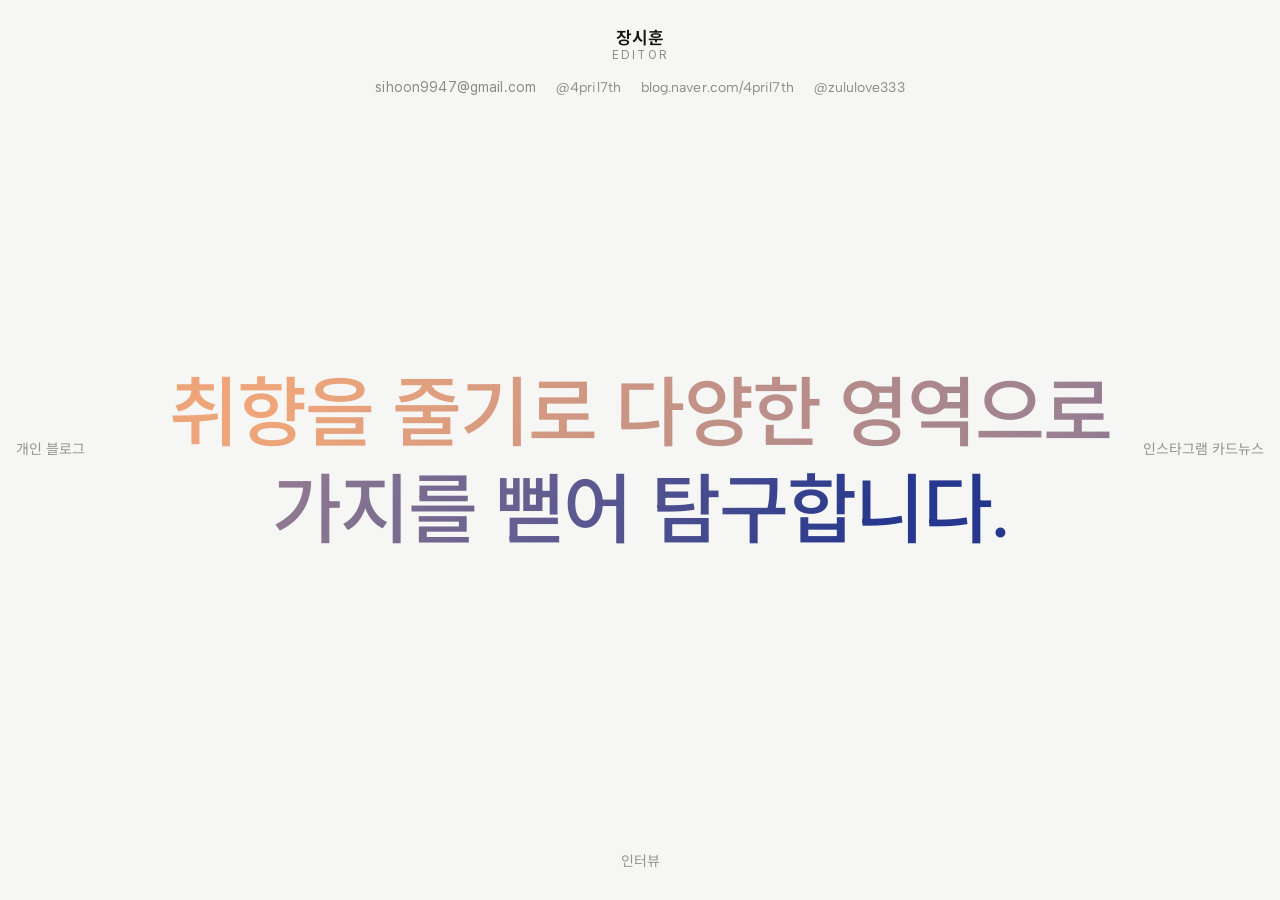
<file: index.html>
<!doctype html>
<html lang="ko">
<head>
<meta charset="utf-8">
<meta name="viewport" content="width=device-width, initial-scale=1, viewport-fit=cover">
<title>에디터 포트폴리오</title>
<meta name="description" content="에디터 지망생 장시훈의 포트폴리오. 블로그, 인스타그램 캐러셀, 에세이.">
<link rel="preconnect" href="https://fonts.googleapis.com">
<link rel="preconnect" href="https://fonts.gstatic.com" crossorigin>
<link rel="stylesheet" href="https://fonts.googleapis.com/css2?family=Albert+Sans:wght@400;500;600&family=Noto+Sans+KR:wght@400;500;600&display=swap">
<link rel="stylesheet" href="css/style.css">
</head>
<body>

<!-- 화면 구성: 세로로 길게 내려가지 않는 한 화면.
     가운데가 첫 화면(소개). 커서를 화면 왼쪽 15% 쪽으로 가져가면 01 개인 블로그가, 오른쪽 15% 쪽으로 가져가면 02 인스타그램 카드뉴스가
     옆으로 밀려 들어오고, 아래쪽 15%(또는 휠을 아래로)면 인터뷰 화면이 아래에서 올라온다(js/pager.js).
     블로그·카드뉴스 화면에는 3D 카드 고리만 둔다(js/stack-3d.js) -->
<header class="pager-head">
  <a class="mark" href="#about"><b>장시훈</b><span>EDITOR</span></a>
</header>

<main class="pager" id="top">
 <div class="world">
  <div class="track">

    <!-- 01 블로그 (왼쪽 화면) -->
    <section class="page page-stage" id="blog" aria-label="01 개인 블로그">
      <div class="stage3d">
        <div class="scene" tabindex="0" aria-label="블로그 글 카드 묶음. 좌우 화살표로 넘기고 Enter로 엽니다">
          <div class="stack">
          <!-- 블로그 글 카드는 scripts/update-blog.mjs가 data/blog.json으로 자동으로 다시 만든다. 아래 표시 사이를 직접 고치지 말 것 -->
          <!-- blog:cards:start -->
          <a class="c3 post3d" href="https://blog.naver.com/4pril7th/224494101501" target="_blank" rel="noopener" data-title="곧 브뤼셀을 떠나는 사람이 두서없이 쓰는 글" data-meta="2026.11.27 · 내 생각">
            <div class="face"><div class="meta"><span class="dot">2026.11.27</span><span class="cat">내 생각</span></div><span></span><p class="t">곧 브뤼셀을 떠나는 사람이 두서없이 쓰는 글</p><div class="bottom"><span class="new">새 글</span><span aria-hidden="true">↗</span></div></div>
            <span class="tag">글 읽기 ↗</span>
          </a>
          <a class="c3 post3d" href="https://blog.naver.com/4pril7th/224485273620" target="_blank" rel="noopener" data-title="취향 타령." data-meta="2026.11.20 · 내 생각">
            <div class="face"><div class="meta"><span class="dot">2026.11.20</span><span class="cat">내 생각</span></div><span></span><p class="t">취향 타령.</p><div class="bottom"><span></span><span aria-hidden="true">↗</span></div></div>
            <span class="tag">글 읽기 ↗</span>
          </a>
          <a class="c3 post3d" href="https://blog.naver.com/4pril7th/224482918481" target="_blank" rel="noopener" data-title="가능한 사랑(Possible Love)를 보고 난 후" data-meta="2026.11.19 · 내 생각">
            <div class="face"><div class="meta"><span class="dot">2026.11.19</span><span class="cat">내 생각</span></div><span></span><p class="t">가능한 사랑(Possible Love)를 보고 난 후</p><div class="bottom"><span></span><span aria-hidden="true">↗</span></div></div>
            <span class="tag">글 읽기 ↗</span>
          </a>
          <a class="c3 post3d" href="https://blog.naver.com/4pril7th/224477552498" target="_blank" rel="noopener" data-title="사피엔스" data-meta="2026.11.15 · 내 생각">
            <div class="face"><div class="meta"><span class="dot">2026.11.15</span><span class="cat">내 생각</span></div><span></span><p class="t">사피엔스</p><div class="bottom"><span></span><span aria-hidden="true">↗</span></div></div>
            <span class="tag">글 읽기 ↗</span>
          </a>
          <a class="c3 post3d" href="https://blog.naver.com/4pril7th/224458199595" target="_blank" rel="noopener" data-title="요즘 갖고 싶은 것들 2026 10 29" data-meta="2026.10.29 · 아이템 소개">
            <div class="face"><div class="meta"><span class="dot">2026.10.29</span><span class="cat">아이템 소개</span></div><span></span><p class="t">요즘 갖고 싶은 것들 2026 10 29</p><div class="bottom"><span></span><span aria-hidden="true">↗</span></div></div>
            <span class="tag">글 읽기 ↗</span>
          </a>
          <a class="c3 post3d" href="https://blog.naver.com/4pril7th/224455889688" target="_blank" rel="noopener" data-title="커뮤니티의 영향력에 대해서" data-meta="2026.10.27 · 일상과 생각">
            <div class="face"><div class="meta"><span class="dot">2026.10.27</span><span class="cat">일상과 생각</span></div><span></span><p class="t">커뮤니티의 영향력에 대해서</p><div class="bottom"><span></span><span aria-hidden="true">↗</span></div></div>
            <span class="tag">글 읽기 ↗</span>
          </a>
          <a class="c3 post3d" href="https://blog.naver.com/4pril7th/224442005524" target="_blank" rel="noopener" data-title="브뤼셀에서 한국 영화를 홍보했을 뿐인데 생각이 바뀌었다" data-meta="2026.10.15 · 내 생각">
            <div class="face"><div class="meta"><span class="dot">2026.10.15</span><span class="cat">내 생각</span></div><span></span><p class="t">브뤼셀에서 한국 영화를 홍보했을 뿐인데 생각이 바뀌었다</p><div class="bottom"><span></span><span aria-hidden="true">↗</span></div></div>
            <span class="tag">글 읽기 ↗</span>
          </a>
          <a class="c3 post3d" href="https://blog.naver.com/4pril7th/224419180716" target="_blank" rel="noopener" data-title="그냥 일 끝나고 하늘이 너무 마음에 드는 김에 SUMIN 노래를 들었다" data-meta="2026.09.21 · 일상과 생각">
            <div class="face"><div class="meta"><span class="dot">2026.09.21</span><span class="cat">일상과 생각</span></div><span></span><p class="t">그냥 일 끝나고 하늘이 너무 마음에 드는 김에 SUMIN 노래를 들었다</p><div class="bottom"><span></span><span aria-hidden="true">↗</span></div></div>
            <span class="tag">글 읽기 ↗</span>
          </a>
          <a class="c3 post3d" href="https://blog.naver.com/4pril7th/224413945444" target="_blank" rel="noopener" data-title="벨기에에서 어언 6개월" data-meta="2026.09.16 · 브이로그(?)">
            <div class="face"><div class="meta"><span class="dot">2026.09.16</span><span class="cat">브이로그(?)</span></div><span></span><p class="t">벨기에에서 어언 6개월</p><div class="bottom"><span></span><span aria-hidden="true">↗</span></div></div>
            <span class="tag">글 읽기 ↗</span>
          </a>
          <a class="c3 post3d" href="https://blog.naver.com/4pril7th/224409416085" target="_blank" rel="noopener" data-title="티베트 노마드를 담아낸 아웃도어 CONP(Citizen of No Place)" data-meta="2026.09.12 · 브랜드 소개">
            <div class="face"><div class="meta"><span class="dot">2026.09.12</span><span class="cat">브랜드 소개</span></div><span></span><p class="t">티베트 노마드를 담아낸 아웃도어 CONP(Citizen of No Place)</p><div class="bottom"><span></span><span aria-hidden="true">↗</span></div></div>
            <span class="tag">글 읽기 ↗</span>
          </a>
          <!-- blog:cards:end -->
          <a class="c3 post3d all" href="https://blog.naver.com/4pril7th/" target="_blank" rel="noopener" data-title="블로그 전체 보기" data-meta="blog.naver.com/4pril7th">
            <div class="face"><p class="t">블로그<br>전체 보기 ↗</p><span class="dot">blog.naver.com/4pril7th</span></div>
            <span class="tag">블로그로 가기 ↗</span>
          </a>
          </div>
        </div>
      </div>
    </section>

    <!-- 소개 (가운데 첫 화면) -->
    <section class="page page-hero" id="about" aria-label="소개">
      <div class="hero">
        <h1><span class="grad">취향을 줄기로 다양한 영역으로 가지를 뻗어 탐구합니다.</span></h1>
      </div>
      <p class="hero-contact"><span class="dot">sihoon9947@gmail.com</span><a href="https://www.instagram.com/4pril7th/" target="_blank" rel="noopener">@4pril7th</a><a href="https://blog.naver.com/4pril7th" target="_blank" rel="noopener">blog.naver.com/4pril7th</a><a href="https://www.instagram.com/zululove333/" target="_blank" rel="noopener">@zululove333</a></p>
    </section>

    <!-- 02 인스타그램 카드뉴스 (오른쪽 화면) -->
    <section class="page page-stage" id="carousel" aria-label="02 인스타그램 카드뉴스">
      <div class="stage3d">
        <div class="scene" tabindex="0" aria-label="카드뉴스 첫 장 묶음. 좌우 화살표로 넘기고 Enter로 엽니다">
          <div class="stack" id="carousel-stack">
          <!-- 새 카드뉴스는 맨 앞(이 줄 바로 아래)에 넣는다 -->
          <a class="c3" href="https://www.instagram.com/p/DfvQZq-lRYY/" target="_blank" rel="noopener" data-title="앤트워프, 라프 시몬스에게 한 발짝 다가가기">
            <div class="face"><img src="images/carousel-8/01.jpg" alt="카드뉴스 첫 장. 비닐에 싸인 거리의 쓰레기통 사진 위에 '앤트워프, 라프 시몬스에게 한 발짝 다가가기' 문구" width="864" height="1080"></div>
            <span class="tag">게시물 보기 ↗</span>
          </a>
          <a class="c3" href="https://www.instagram.com/p/DfZdMoUjiRm/" target="_blank" rel="noopener" data-title="HOUDINI × DEMON 투박함과 우아함, 문명과 야생의 만남">
            <div class="face"><img src="images/carousel-7/01.jpg" alt="카드뉴스 첫 장. 어두운 배경 속 회색 부츠를 신은 다리 사진 위에 'HOUDINI', 'DEMON' 로고와 '투박함과 우아함, 문명과 야생의 만남' 문구" width="864" height="1080"></div>
            <span class="tag">게시물 보기 ↗</span>
          </a>
          <a class="c3" href="https://www.instagram.com/p/DfR_40tjjbe/" target="_blank" rel="noopener" data-title="VILLAGE PM 스케이트, 클라이밍, 패션 그 사이 어딘가">
            <div class="face"><img src="images/carousel-6/01.jpg" alt="카드뉴스 첫 장. 검정·회색 클라이밍 슈즈 사진 위에 'VILLAGE PM' 로고와 '스케이트, 클라이밍, 그 사이 어딘가 패션' 문구" width="864" height="1080"></div>
            <span class="tag">게시물 보기 ↗</span>
          </a>
          <a class="c3" href="https://www.instagram.com/p/DfKdB0XiA5V/" target="_blank" rel="noopener" data-title="SERENA LI 아웃도어 기능은 그대로, 자연에서 일상으로">
            <div class="face"><img src="images/carousel-5/01.jpg" alt="카드뉴스 첫 장. 바위 절벽 앞 쓰러진 나무에 앉은 모델 사진 위에 'SERENA LI'와 '아웃도어 기능은 그대로, 자연에서 일상으로' 문구" width="864" height="1080"></div>
            <span class="tag">게시물 보기 ↗</span>
          </a>
          <a class="c3" href="https://www.instagram.com/p/De_ek8uCEO2/" target="_blank" rel="noopener" data-title="산악인들의 어그 부츠">
            <div class="face"><img src="images/carousel-1/01.jpg" alt="카드뉴스 첫 장. 아크테릭스 부츠 사진 위에 '산악인들의 어그 부츠' 제목" width="864" height="1080"></div>
            <span class="tag">게시물 보기 ↗</span>
          </a>
          <a class="c3" href="https://www.instagram.com/p/De89IGfiJCN/" target="_blank" rel="noopener" data-title="Goldwin 0와 Nur Abbas">
            <div class="face"><img src="images/carousel-2/01.jpg" alt="카드뉴스 첫 장. 푸른 하늘과 모래 언덕 위 실루엣 인물 사진 위에 'Goldwin 0와 Nur Abbas' 제목" width="864" height="1080"></div>
            <span class="tag">게시물 보기 ↗</span>
          </a>
          <a class="c3" href="https://www.instagram.com/p/De1B1-sCPD4/" target="_blank" rel="noopener" data-title="꿈과 희망을 전하는 앤트워프 디자이너와의 인터뷰">
            <div class="face"><img src="images/carousel-3/01.jpg" alt="카드뉴스 첫 장. 분홍 퍼 재킷과 구름 모양 선글라스를 쓴 모델 사진 위에 'Florentina Leitner' 손글씨와 '꿈과 희망을 전하는 앤트워프 디자이너와의 인터뷰' 제목" width="864" height="1080"></div>
            <span class="tag">게시물 보기 ↗</span>
          </a>
          <a class="c3" href="https://www.instagram.com/p/DdJSaGcDizI/" target="_blank" rel="noopener" data-title="아무도 묻지 않는 티셔츠">
            <div class="face"><img src="images/carousel-4/01.jpg" alt="카드뉴스 첫 장. 초록 티셔츠에 프린트된 흑백 인물 사진 위에 '아무도 묻지 않는 티셔츠' 제목" width="864" height="1080"></div>
            <span class="tag">게시물 보기 ↗</span>
          </a>
          </div>
        </div>
      </div>
    </section>

  </div>

    <!-- 인터뷰 (소개 아래 화면): 영상 4편이 세로 띠로 나란히. 커서를 올린 띠가 넓어지며 소리 없이 재생되고, 펼쳐진 영상을 누르면 소리와 함께 크게 재생(js/interview.js, js/video-modal.js).
         아래 두 줄은 업무 능력·도구가 천천히 흐르는 띠 -->
    <section class="page page-down" id="interview" aria-label="인터뷰">
      <div class="stage3d iv-stage">
        <ul class="iv-strips">
          <li class="iv-strip is-open" style="--k:0">
            <button class="iv-media" type="button" data-video="videos/interview-01.mp4" data-poster="images/interview-01.jpg" aria-label="인터뷰 영상 재생: 앤트워프에서 만난 바트 드 뱃츠">
              <img src="images/interview-01.jpg" alt="앤트워프 거리에서 인터뷰에 답하는 그래픽 디자이너 바트 드 뱃츠" width="404" height="718">
              <video muted loop playsinline preload="none" data-src="videos/interview-01-preview.mp4" aria-hidden="true"></video>
              <span class="iv-play" aria-hidden="true"><span>▶</span></span>
              <span class="iv-dur dot" aria-hidden="true">2:47</span>
            </button>
            <span class="iv-name" aria-hidden="true"><span class="dot">01</span>바트 드 뱃츠</span>
            <div class="iv-info">
              <span class="iv-num dot" aria-hidden="true">01</span>
              <span class="dot iv-kicker">INTERVIEW · ANTWERP<span class="iv-k-dur"> · 2:47</span></span>
              <h3>앤트워프에서 만난 바트 드 뱃츠</h3>
              <p>암스테르담 출신의 그래픽 디자이너이자 라프 시몬스의 오랜 팬, 바트 드 뱃츠에게 오늘 입은 옷과 요즘 좋아하는 브랜드, 그리고 자주 손이 가는 아이템에 대해 물었습니다.</p>
            </div>
          </li>
          <li class="iv-strip" style="--k:1">
            <button class="iv-media" type="button" data-video="videos/interview-02.mp4" data-poster="images/interview-02.jpg" aria-label="인터뷰 영상 재생: 앤트워프에서 만난 노아">
              <img src="images/interview-02.jpg" alt="앤트워프 거리에서 털모자와 검은 코트 차림으로 인터뷰에 답하는 노아" width="404" height="718">
              <video muted loop playsinline preload="none" data-src="videos/interview-02-preview.mp4" aria-hidden="true"></video>
              <span class="iv-play" aria-hidden="true"><span>▶</span></span>
              <span class="iv-dur dot" aria-hidden="true">2:02</span>
            </button>
            <span class="iv-name" aria-hidden="true"><span class="dot">02</span>노아</span>
            <div class="iv-info">
              <span class="iv-num dot" aria-hidden="true">02</span>
              <span class="dot iv-kicker">INTERVIEW · ANTWERP<span class="iv-k-dur"> · 2:02</span></span>
              <h3>앤트워프에서 만난 노아</h3>
              <p>월터 반 베이렌동크의 스탁 세일을 보러 앤트워프에 온 오스텐드 출신의 노아에게 검은 옷만 입는다는 그의 스타일과 라프 시몬스를 처음 알게 된 순간, 그리고 한국 패션의 첫인상에 대해 물었습니다.</p>
            </div>
          </li>
          <li class="iv-strip" style="--k:2">
            <button class="iv-media" type="button" data-video="videos/interview-03.mp4" data-poster="images/interview-03.jpg" aria-label="인터뷰 영상 재생: 앤트워프에서 만난 나오미, 브라이언">
              <img src="images/interview-03.jpg" alt="앤트워프 거리에서 나란히 서서 인터뷰에 답하는 나오미와 브라이언" width="404" height="718">
              <video muted loop playsinline preload="none" data-src="videos/interview-03-preview.mp4" aria-hidden="true"></video>
              <span class="iv-play" aria-hidden="true"><span>▶</span></span>
              <span class="iv-dur dot" aria-hidden="true">4:39</span>
            </button>
            <span class="iv-name" aria-hidden="true"><span class="dot">03</span>나오미·브라이언</span>
            <div class="iv-info">
              <span class="iv-num dot" aria-hidden="true">03</span>
              <span class="dot iv-kicker">INTERVIEW · ANTWERP<span class="iv-k-dur"> · 4:39</span></span>
              <h3>앤트워프에서 만난 나오미, 브라이언</h3>
              <p>앤트워프 거리에서 만난 두 사람, 나오미와 브라이언에게 오늘 입은 착장과 가장 좋아하는 브랜드, 요즘 애착이 가는 아이템, 그리고 한국 패션의 첫인상에 대해 물었습니다.</p>
            </div>
          </li>
          <li class="iv-strip" style="--k:3">
            <button class="iv-media" type="button" data-video="videos/interview-04.mp4" data-poster="images/interview-04.jpg" aria-label="인터뷰 영상 재생: 앤트워프에서 만난 에블린, 코바">
              <img src="images/interview-04.jpg" alt="앤트워프 거리에서 검은 가죽 재킷 차림으로 나란히 선 에블린과 코바" width="404" height="718">
              <video muted loop playsinline preload="none" data-src="videos/interview-04-preview.mp4" aria-hidden="true"></video>
              <span class="iv-play" aria-hidden="true"><span>▶</span></span>
              <span class="iv-dur dot" aria-hidden="true">3:43</span>
            </button>
            <span class="iv-name" aria-hidden="true"><span class="dot">04</span>에블린·코바</span>
            <div class="iv-info">
              <span class="iv-num dot" aria-hidden="true">04</span>
              <span class="dot iv-kicker">INTERVIEW · ANTWERP<span class="iv-k-dur"> · 3:43</span></span>
              <h3>앤트워프에서 만난 에블린, 코바</h3>
              <p>서른셋 동갑내기 에블린과 코바에게 오늘 세일에서 산 것과 애착이 가는 아이템, 라프 시몬스의 팬이 된 순간, 그리고 앤트워프 사람에게 패션과 앤트워프 패션 스쿨이 어떤 의미인지 물었습니다.</p>
            </div>
          </li>
          <li class="iv-strip" style="--k:4">
            <button class="iv-media" type="button" data-video="videos/interview-05.mp4" data-poster="images/interview-05.jpg" aria-label="인터뷰 영상 재생: 앤트워프에서 만난 티모시">
              <img src="images/interview-05.jpg" alt="앤트워프 거리에서 검은 코트 차림으로 인터뷰에 답하는 티모시" width="404" height="718">
              <video muted loop playsinline preload="none" data-src="videos/interview-05-preview.mp4" aria-hidden="true"></video>
              <span class="iv-play" aria-hidden="true"><span>▶</span></span>
              <span class="iv-dur dot" aria-hidden="true">3:05</span>
            </button>
            <span class="iv-name" aria-hidden="true"><span class="dot">05</span>티모시</span>
            <div class="iv-info">
              <span class="iv-num dot" aria-hidden="true">05</span>
              <span class="dot iv-kicker">INTERVIEW · ANTWERP<span class="iv-k-dur"> · 3:05</span></span>
              <h3>앤트워프에서 만난 티모시</h3>
              <p>겐트에 살며 브뤼셀의 연방 정부에서 일하는 티모시에게 라프 시몬스 스탁 세일에서 산 옷과 오늘 입은 착장, 요즘 좋아하는 브랜드, 그리고 한국 패션의 첫인상에 대해 물었습니다.</p>
            </div>
          </li>
        </ul>
        <div class="iv-ticker">
          <div class="iv-row">
            <span class="iv-row-label">업무 능력</span>
            <div class="iv-run-wrap"><ul class="iv-run" aria-label="업무 능력">
            <li><b>콘텐츠 기획</b><span>주제 선정, 시리즈 구성</span></li>
            <li><b>취재·인터뷰</b><span>질문지, 녹취 정리</span></li>
            <li><b>리서치</b><span>영문 기사 및 주제</span></li>
            <li><b>카피라이팅</b><span>에세이 작성</span></li>
            <li><b>커뮤니케이션</b><span>업체 및 매체 소통</span></li>
            <li><b>영문 커뮤니케이션</b><span>해외 브랜드 리치아웃, 영문 페이퍼워크</span></li>
            </ul></div>
          </div>
          <div class="iv-row iv-row-rev">
            <span class="iv-row-label">도구</span>
            <div class="iv-run-wrap"><ul class="iv-run" aria-label="도구">
            <li><b>Notion</b><span>원고, 취재 노트</span></li>
            <li><b>Photoshop</b><span>카드뉴스 제작, 화보 이미지 보정</span></li>
            <li><b>Illustrator</b><span>타이틀 레터링, 그래픽 요소</span></li>
            <li><b>Premiere Pro</b><span>릴스·숏폼 영상 편집</span></li>
            </ul></div>
          </div>
        </div>
      </div>
    </section>
 </div>

  <!-- 화면 가장자리 안내: 커서를 가까이 가져가면 진해지고, 누르거나 잠깐 머물면 옆 화면으로 넘어감 -->
  <button class="edge edge-l" type="button" data-go="L"><span class="edge-label">개인 블로그</span></button>
  <button class="edge edge-r" type="button" data-go="R"><span class="edge-label">인스타그램 카드뉴스</span></button>
  <button class="edge edge-b" type="button" data-go="D" hidden><span class="edge-label">인터뷰</span></button>
  <button class="edge edge-t" type="button" data-go="U" hidden><span class="edge-label">소개</span></button>
</main>

<!-- 03 에세이 · 연락처: 사용자가 다시 구상하기로 해서 지금은 화면에 보이지 않게 보관 (인터뷰·툴·역량은 소개 아래 인터뷰 화면으로 옮김) -->
<div class="later" hidden>
  <!-- 03 에세이 -->
  <section class="wrap section" id="essay">
    <div class="sec-head">
      <h2><span class="dot">03</span>에세이</h2>
      <div class="pills">
        <span class="pill ghost">기획 · 집필 · 퇴고</span>
        <span class="pill ghost">1편</span>
      </div>
    </div>
    <div class="sec-note">
      <p class="note-desc">케어 브랜드 OEM의 철학과 시선, 그리고 그것을 무늬와 형태로 구현해 내는 방식을<br>한 편의 글로 따라가 보았습니다.</p>
    </div>
    <div class="panel">
      <ul class="essays">
        <li class="essay-item">
          <div class="essay-meta">
            <h3><a href="essay.html">돌봄이라는 개념의 시각화</a></h3>
            <span class="muted">원고지 12매 · 2,263자</span>
          </div>
          <div class="essay-preview">
            <p>OEM이라는 브랜드를 처음 알게 된 것은 2년 전쯤이다. 2021년 로스앤젤레스에서 출발한 OEM은 스스로를 '새로운 드럭스토어'라 부르며 립밤과 연고, 인센스, 전해질 음료 같은 케어 제품을 만든다. 처음에는 외형이 잘 다듬어진 헬스케어 브랜드쯤으로 여겼지만, 이들이 말하는 '돌봄'은 훨씬 넓은 곳을 향하고 있었다. 한 사람이 다른 사람에게 건네고 끝나는 돌봄에 머물지 않고, 사람과 사람, 사람과 자연 사이를 오가는 돌봄까지 아우른다. 그래서 OEM은 활동의 영역을 꾸준히 넓혀 왔고, 그때마다 이 생각을 눈에 보이는 형태로 옮겨 낸다.</p>
            <a class="cta" href="essay.html">전문 읽기 <span class="plus" aria-hidden="true">+</span></a>
          </div>
        </li>
      </ul>
    </div>
  </section>
  <!-- 연락처 -->
  <section class="wrap contact" id="contact">
    <span class="mail grad">sihoon9947@gmail.com</span>
    <div class="pills">
      <a class="pill" href="https://www.instagram.com/4pril7th/" target="_blank" rel="noopener" aria-label="인스타그램 @4pril7th"><!-- 인스타그램 공식 아이콘 자리: <img class="sns-icon" src="images/instagram.svg" alt=""> -->@4pril7th</a>
      <a class="pill" href="https://blog.naver.com/4pril7th" target="_blank" rel="noopener">blog.naver.com/4pril7th</a>
      <a class="pill" href="https://www.instagram.com/zululove333/" target="_blank" rel="noopener">@zululove333</a>
    </div>
  </section>
</div>

<!-- 인터뷰 영상 팝업 (js/video-modal.js) -->
<div class="vmodal" hidden role="dialog" aria-modal="true" aria-label="인터뷰 영상">
  <div class="vmodal-box">
    <video controls playsinline preload="none"></video>
    <button class="vmodal-close" type="button" aria-label="영상 닫기">✕</button>
  </div>
</div>

<script src="js/stack-3d.js"></script>
<script src="js/interview.js"></script>
<script src="js/pager.js"></script>
<script src="js/video-modal.js"></script>
</body>
</html>
</file>
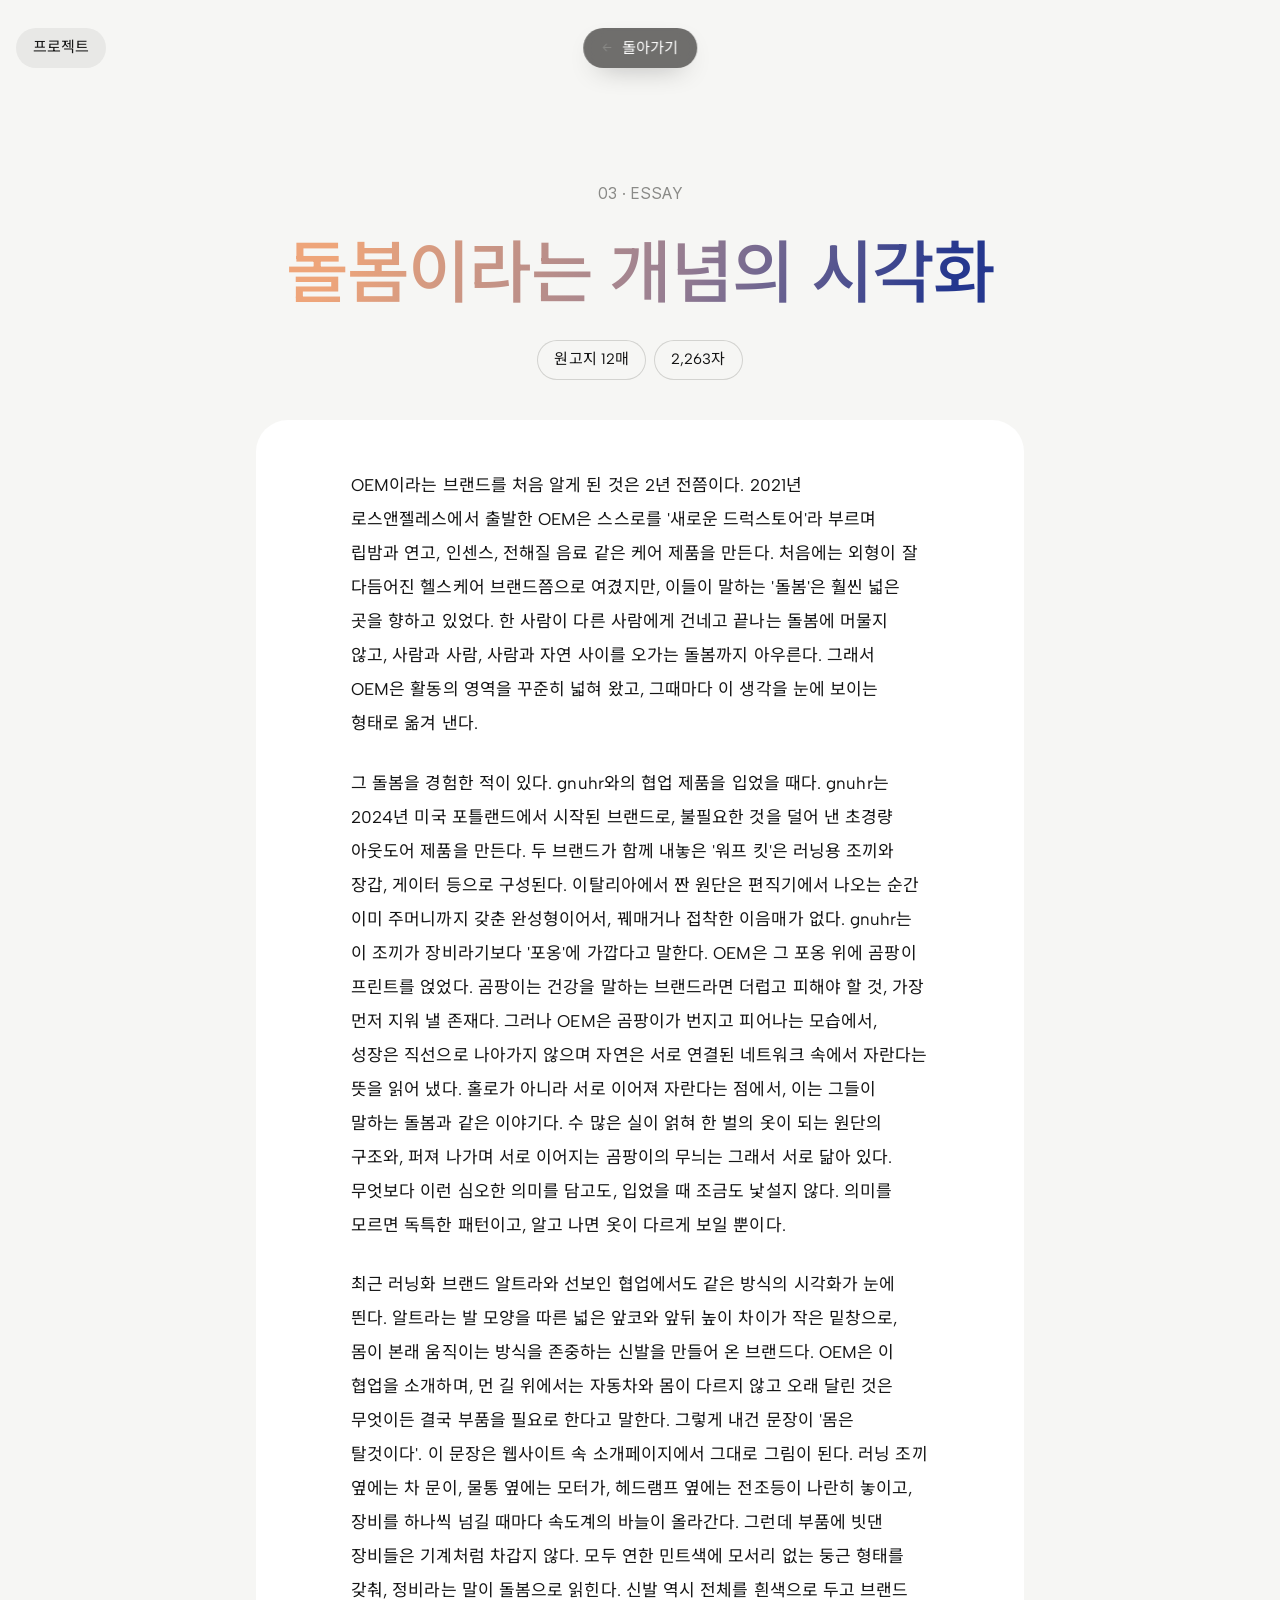
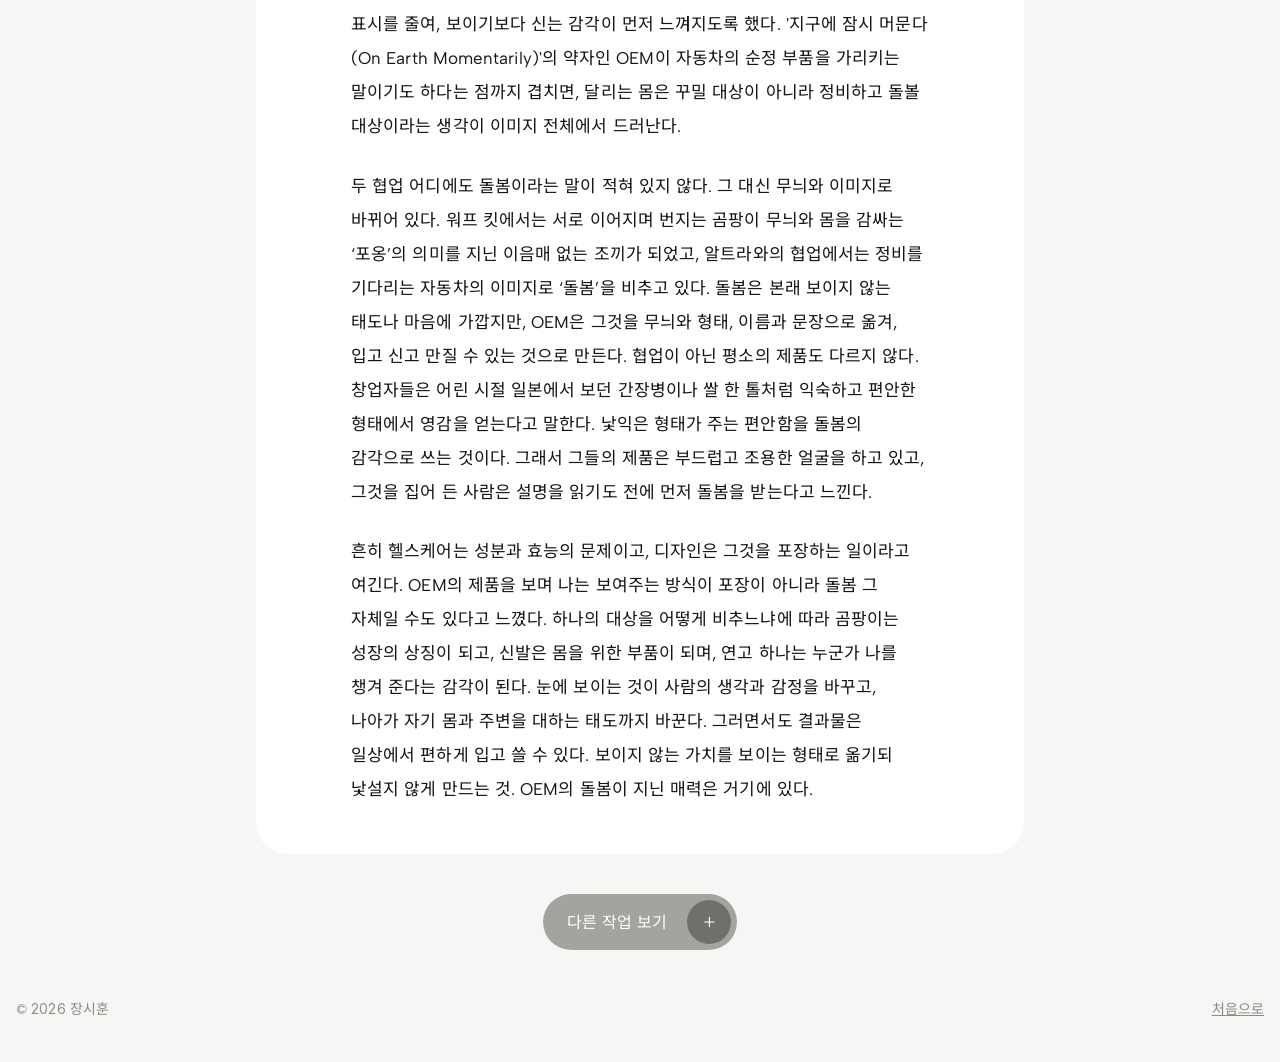
<file: essay.html>
<!doctype html>
<html lang="ko">
<head>
<meta charset="utf-8">
<meta name="viewport" content="width=device-width, initial-scale=1, viewport-fit=cover">
<title>돌봄이라는 개념의 시각화</title>
<meta name="description" content="에세이 「돌봄이라는 개념의 시각화」">
<link rel="preconnect" href="https://fonts.googleapis.com">
<link rel="preconnect" href="https://fonts.gstatic.com" crossorigin>
<link rel="stylesheet" href="https://fonts.googleapis.com/css2?family=Albert+Sans:wght@400;500;600&family=Noto+Sans+KR:wght@400;500;600&display=swap">
<link rel="stylesheet" href="css/style.css">
</head>
<body>

<header class="site-head">
  <div class="wrap">
    <nav class="left" aria-label="주 메뉴">
      <a class="pill" href="index.html#blog">프로젝트</a>
      
    </nav>
    <div class="mark back-slot"><a class="back-pill" href="index.html"><span aria-hidden="true">←</span> 돌아가기</a></div>
    <nav class="right" aria-label="바로가기">
      
    </nav>
  </div>
</header>

<main class="wrap">
  <header class="essay-hero">
    <span class="dot muted">03 · ESSAY</span>
    <h1 class="grad">돌봄이라는 개념의 시각화</h1>
    <div class="pills">
      <span class="pill ghost">원고지 12매</span>
      <span class="pill ghost">2,263자</span>
    </div>
  </header>

  <article class="panel essay-panel">
    <div class="essay-body">
<p>OEM이라는 브랜드를 처음 알게 된 것은 2년 전쯤이다. 2021년 로스앤젤레스에서 출발한 OEM은 스스로를 '새로운 드럭스토어'라 부르며 립밤과 연고, 인센스, 전해질 음료 같은 케어 제품을 만든다. 처음에는 외형이 잘 다듬어진 헬스케어 브랜드쯤으로 여겼지만, 이들이 말하는 '돌봄'은 훨씬 넓은 곳을 향하고 있었다. 한 사람이 다른 사람에게 건네고 끝나는 돌봄에 머물지 않고, 사람과 사람, 사람과 자연 사이를 오가는 돌봄까지 아우른다. 그래서 OEM은 활동의 영역을 꾸준히 넓혀 왔고, 그때마다 이 생각을 눈에 보이는 형태로 옮겨 낸다.</p>
<p>그 돌봄을 경험한 적이 있다. gnuhr와의 협업 제품을 입었을 때다. gnuhr는 2024년 미국 포틀랜드에서 시작된 브랜드로, 불필요한 것을 덜어 낸 초경량 아웃도어 제품을 만든다. 두 브랜드가 함께 내놓은 '워프 킷'은 러닝용 조끼와 장갑, 게이터 등으로 구성된다. 이탈리아에서 짠 원단은 편직기에서 나오는 순간 이미 주머니까지 갖춘 완성형이어서, 꿰매거나 접착한 이음매가 없다. gnuhr는 이 조끼가 장비라기보다 '포옹'에 가깝다고 말한다. OEM은 그 포옹 위에 곰팡이 프린트를 얹었다. 곰팡이는 건강을 말하는 브랜드라면 더럽고 피해야 할 것, 가장 먼저 지워 낼 존재다. 그러나 OEM은 곰팡이가 번지고 피어나는 모습에서, 성장은 직선으로 나아가지 않으며 자연은 서로 연결된 네트워크 속에서 자란다는 뜻을 읽어 냈다. 홀로가 아니라 서로 이어져 자란다는 점에서, 이는 그들이 말하는 돌봄과 같은 이야기다. 수 많은 실이 얽혀 한 벌의 옷이 되는 원단의 구조와, 퍼져 나가며 서로 이어지는 곰팡이의 무늬는 그래서 서로 닮아 있다. 무엇보다 이런 심오한 의미를 담고도, 입었을 때 조금도 낯설지 않다. 의미를 모르면 독특한 패턴이고, 알고 나면 옷이 다르게 보일 뿐이다.</p>
<p>최근 러닝화 브랜드 알트라와 선보인 협업에서도 같은 방식의 시각화가 눈에 띈다. 알트라는 발 모양을 따른 넓은 앞코와 앞뒤 높이 차이가 작은 밑창으로, 몸이 본래 움직이는 방식을 존중하는 신발을 만들어 온 브랜드다. OEM은 이 협업을 소개하며, 먼 길 위에서는 자동차와 몸이 다르지 않고 오래 달린 것은 무엇이든 결국 부품을 필요로 한다고 말한다. 그렇게 내건 문장이 '몸은 탈것이다'. 이 문장은 웹사이트 속 소개페이지에서 그대로 그림이 된다. 러닝 조끼 옆에는 차 문이, 물통 옆에는 모터가, 헤드램프 옆에는 전조등이 나란히 놓이고, 장비를 하나씩 넘길 때마다 속도계의 바늘이 올라간다. 그런데 부품에 빗댄 장비들은 기계처럼 차갑지 않다. 모두 연한 민트색에 모서리 없는 둥근 형태를 갖춰, 정비라는 말이 돌봄으로 읽힌다. 신발 역시 전체를 흰색으로 두고 브랜드 표시를 줄여, 보이기보다 신는 감각이 먼저 느껴지도록 했다. '지구에 잠시 머문다(On Earth Momentarily)'의 약자인 OEM이 자동차의 순정 부품을 가리키는 말이기도 하다는 점까지 겹치면, 달리는 몸은 꾸밀 대상이 아니라 정비하고 돌볼 대상이라는 생각이 이미지 전체에서 드러난다.</p>
<p>두 협업 어디에도 돌봄이라는 말이 적혀 있지 않다. 그 대신 무늬와 이미지로 바뀌어 있다. 워프 킷에서는 서로 이어지며 번지는 곰팡이 무늬와 몸을 감싸는 ‘포옹’의 의미를 지닌 이음매 없는 조끼가 되었고, 알트라와의 협업에서는 정비를 기다리는 자동차의 이미지로 ‘돌봄’을 비추고 있다. 돌봄은 본래 보이지 않는 태도나 마음에 가깝지만, OEM은 그것을 무늬와 형태, 이름과 문장으로 옮겨, 입고 신고 만질 수 있는 것으로 만든다. 협업이 아닌 평소의 제품도 다르지 않다. 창업자들은 어린 시절 일본에서 보던 간장병이나 쌀 한 톨처럼 익숙하고 편안한 형태에서 영감을 얻는다고 말한다. 낯익은 형태가 주는 편안함을 돌봄의 감각으로 쓰는 것이다. 그래서 그들의 제품은 부드럽고 조용한 얼굴을 하고 있고, 그것을 집어 든 사람은 설명을 읽기도 전에 먼저 돌봄을 받는다고 느낀다.</p>
<p>흔히 헬스케어는 성분과 효능의 문제이고, 디자인은 그것을 포장하는 일이라고 여긴다. OEM의 제품을 보며 나는 보여주는 방식이 포장이 아니라 돌봄 그 자체일 수도 있다고 느꼈다. 하나의 대상을 어떻게 비추느냐에 따라 곰팡이는 성장의 상징이 되고, 신발은 몸을 위한 부품이 되며, 연고 하나는 누군가 나를 챙겨 준다는 감각이 된다. 눈에 보이는 것이 사람의 생각과 감정을 바꾸고, 나아가 자기 몸과 주변을 대하는 태도까지 바꾼다. 그러면서도 결과물은 일상에서 편하게 입고 쓸 수 있다. 보이지 않는 가치를 보이는 형태로 옮기되 낯설지 않게 만드는 것. OEM의 돌봄이 지닌 매력은 거기에 있다.</p>
    </div>
  </article>

  <div class="essay-foot">
    <a class="cta" href="index.html#blog">다른 작업 보기 <span class="plus" aria-hidden="true">+</span></a>
  </div>
</main>

<footer class="site-foot">
  <div class="wrap">
    <span>© <span class="dot">2026</span> 장시훈</span>
    <a href="index.html">처음으로</a>
  </div>
</footer>

</body>
</html>
</file>
<file: css/style.css>
@font-face {
  font-family: "Pretendard Variable";
  src: url("../fonts/PretendardVariable.woff2") format("woff2-variations"), url("../fonts/PretendardVariable.woff2") format("woff2");
  font-weight: 45 920;
  font-style: normal;
  font-display: swap;
}

/* Layout: 회백색 바탕 위 알약 메뉴, 가운데 정렬 그라데이션 문장, 크게 둥근 카드 그리드, 흰 패널 상세. */
:root {
  /* 바탕과 글자 */
  --bg: #F6F6F4;
  --surface: #FFFFFF;
  --pill: #E8E8E6;
  --pill-hover: #DCDCD9;
  --ink: #151515;
  --muted: #8A8A87;
  --ink-soft: #55554F;
  --faint: #D3D3D0;
  --line: #EDEDEA;

  /* 그라데이션 문장: 살구 → 회보라 → 남색 */
  --g1: #EEA57A;
  --g2: #9E8291;
  --g3: #25378E;

  /* 신호색 */
  --mint: #CBEBC3;
  --mint-ink: #2C5328;
  --signal: #E5484D;
  --cta: #A3A3A0;
  --cta-dot: #6F6F6C;

  /* 글꼴: 영문 Albert Sans + 한글 Noto Sans KR, 숫자·날짜·영문 라벨은 Pretendard */
  --sans: "Albert Sans", "Noto Sans KR", "Apple SD Gothic Neo", "Malgun Gothic", sans-serif;
  --dot: "Pretendard Variable", "Pretendard", "Noto Sans KR", sans-serif;

  /* 크기 */
  --fs-label: 0.75rem;
  --fs-small: 0.875rem;
  --fs-body: 1rem;
  --fs-lead: 1.125rem;
  --fs-title: 1.5rem;
  --fs-hero: clamp(2rem, 6.2vw, 4.75rem);

  /* 둥근 정도 */
  --r-card: 40px;
  --r-panel: 32px;
  --r-slide: 22px;

  --page: 80rem;
  --measure: 34em;

  color-scheme: light;
}

*, *::before, *::after { box-sizing: border-box; }
html { -webkit-text-size-adjust: 100%; scroll-behavior: smooth; }
@media (prefers-reduced-motion: reduce) { html { scroll-behavior: auto; } }

body {
  margin: 0;
  background: var(--bg);
  color: var(--ink);
  font-family: var(--sans);
  font-size: var(--fs-body);
  line-height: 1.7;
  letter-spacing: 0.005em;
  word-break: keep-all;
  overflow-wrap: break-word;
}

.wrap {
  max-width: var(--page);
  margin: 0 auto;
  padding-left: max(16px, env(safe-area-inset-left, 0px));
  padding-right: max(16px, env(safe-area-inset-right, 0px));
}

a { color: inherit; }
a:focus-visible { outline: 2px solid var(--g3); outline-offset: 3px; border-radius: 999px; }

.dot { font-family: var(--dot); letter-spacing: 0.01em; font-variant-numeric: tabular-nums; }
.muted { color: var(--muted); }

/* 초안 안내 */
.draft-note { text-align: center; color: var(--muted); font-size: var(--fs-label); padding-block: 0.5rem 0; }

/* 알약 */
.pill {
  display: inline-flex; align-items: center; gap: 0.5rem;
  min-height: 2.5rem; padding: 0.25rem 1.0625rem;
  border-radius: 999px; background: var(--pill); color: var(--ink);
  font-size: 0.9375rem; text-decoration: none; white-space: nowrap;
  transition: background-color 0.15s;
}
a.pill:hover { background: var(--pill-hover); }
.pill.ghost { background: transparent; box-shadow: inset 0 0 0 1px var(--faint); }
.pill .sig { width: 7px; height: 7px; border-radius: 50%; background: var(--signal); flex: none; }

.cta {
  display: inline-flex; align-items: center; gap: 1.25rem;
  padding: 0.375rem 0.375rem 0.375rem 1.5rem; min-height: 3.5rem;
  border-radius: 999px; background: var(--cta); color: #FFFFFF;
  text-decoration: none; letter-spacing: 0.02em;
  transition: background-color 0.15s;
}
.cta:hover { background: var(--cta-dot); }
.cta .plus {
  display: grid; place-items: center; width: 2.75rem; height: 2.75rem; border-radius: 50%;
  background: var(--cta-dot); font-size: 1.25rem; line-height: 1; font-weight: 300;
}
.cta.dark { background: rgba(40, 38, 34, 0.55); }
.cta.dark .plus { background: rgba(20, 19, 17, 0.6); }
.cta.dark:hover { background: rgba(40, 38, 34, 0.75); }

/* 머리 */
.site-head .wrap {
  display: grid; grid-template-columns: minmax(0, 1fr) auto minmax(0, 1fr); align-items: center; gap: 0.75rem 1rem;
  padding-block: 1.75rem 0;
}
.site-head nav { display: flex; flex-wrap: wrap; gap: 0.5rem; }
.site-head nav.right { justify-content: flex-end; }
.mark { text-align: center; text-decoration: none; display: grid; line-height: 1.2; }
.mark b { font-weight: 600; font-size: 1.0625rem; }
.mark span { font-family: var(--dot); font-size: var(--fs-label); letter-spacing: 0.18em; color: var(--muted); }

/* 히어로 */
.hero { padding-block: clamp(4rem, 11vw, 9rem) clamp(3.5rem, 8vw, 6.5rem); text-align: center; display: grid; justify-items: center; gap: 2.75rem; }
.hero h1 {
  margin: 0; max-width: 17em;
  font-size: var(--fs-hero); font-weight: 500; line-height: 1.28; letter-spacing: -0.025em;
  text-wrap: balance; color: var(--ink);
}
@supports ((-webkit-background-clip: text) or (background-clip: text)) {
  .grad {
    background: linear-gradient(112deg, var(--g1) 8%, var(--g2) 52%, var(--g3) 92%);
    -webkit-background-clip: text; background-clip: text;
    color: transparent; -webkit-text-fill-color: transparent;
  }
}

/* 섹션 머리 */
.section { padding-block: 1rem 3rem; }
.sec-head { display: flex; flex-wrap: wrap; align-items: center; justify-content: space-between; gap: 0.75rem 1rem; padding-bottom: 1.25rem; }
.sec-head h2 { margin: 0; font-size: var(--fs-title); font-weight: 500; letter-spacing: -0.01em; display: flex; align-items: baseline; gap: 0.75rem; }
.sec-head h2 .dot { font-size: var(--fs-small); color: var(--muted); font-weight: 400; }
.sec-head .pills { display: flex; flex-wrap: wrap; gap: 0.5rem; }

/* 작업 카드 그리드 */
.works { display: grid; grid-template-columns: minmax(0, 1.6fr) minmax(0, 1fr); gap: 1rem; }
.card {
  position: relative; overflow: hidden; min-height: 34rem;
  display: grid; place-items: center; padding: 1.5rem;
  border-radius: var(--r-card); color: var(--ink); text-decoration: none;
}
.card .tag {
  position: absolute; left: 50%; bottom: 1.5rem; transform: translateX(-50%);
  display: inline-flex; gap: 1rem; align-items: center; white-space: nowrap;
  padding: 0.625rem 1.25rem; border-radius: 999px;
  background: rgba(28, 27, 25, 0.55); color: #FFFFFF; font-size: 0.9375rem;
  backdrop-filter: blur(10px); -webkit-backdrop-filter: blur(10px);
}
.card .tag .dot { opacity: 0.75; }

/* 빛 번짐 배경 */
.glow-beige {
  background:
    radial-gradient(circle at 16% 34%, rgba(255,255,255,0.95) 0 4%, rgba(255,255,255,0) 18%),
    radial-gradient(circle at 82% 24%, rgba(255,252,232,0.95) 0 3%, rgba(255,252,232,0) 16%),
    radial-gradient(circle at 64% 84%, rgba(255,255,255,0.85) 0 6%, rgba(255,255,255,0) 24%),
    radial-gradient(circle at 30% 76%, rgba(255,255,255,0.9) 0 0.6%, rgba(255,255,255,0) 1.4%),
    radial-gradient(circle at 88% 62%, rgba(255,255,255,0.9) 0 0.5%, rgba(255,255,255,0) 1.2%),
    radial-gradient(circle at 44% 14%, rgba(255,255,255,0.9) 0 0.5%, rgba(255,255,255,0) 1.2%),
    repeating-linear-gradient(180deg, rgba(255,255,255,0.16) 0 2px, rgba(255,255,255,0) 2px 9px),
    linear-gradient(180deg, #CFCAB9 0%, #E8E3D4 28%, #BDB7A6 50%, #E6E1D4 70%, #CBC5B6 100%);
}
.glow-mint {
  background:
    radial-gradient(circle at 50% 38%, rgba(247,255,244,0.95) 0 8%, rgba(247,255,244,0) 42%),
    radial-gradient(circle at 18% 92%, #96D48F 0, rgba(150,212,143,0) 48%),
    radial-gradient(circle at 92% 70%, #C9E9F0 0, rgba(201,233,240,0) 40%),
    linear-gradient(165deg, #DDF1D8, #B7E1B0 62%, #E4F3E1);
}
.glow-dusk {
  background:
    radial-gradient(circle at 12% 88%, #F2B48C 0, rgba(242,180,140,0) 46%),
    radial-gradient(circle at 88% 12%, #C5A8EE 0, rgba(197,168,238,0) 46%),
    radial-gradient(circle at 70% 80%, #F6C9D6 0, rgba(246,201,214,0) 34%),
    radial-gradient(circle at 46% 46%, #FFF4EE 0, rgba(255,244,238,0) 58%),
    #F2ECF0;
}
.glow-sky {
  background:
    radial-gradient(circle at 80% 20%, rgba(255,255,255,0.9) 0 5%, rgba(255,255,255,0) 30%),
    radial-gradient(circle at 20% 90%, #F3C5A6 0, rgba(243,197,166,0) 40%),
    linear-gradient(180deg, #8EA2C8, #B7C3DB 55%, #E7E1DE);
}

/* 01 블로그 카드: 반투명 패널 */
.frost {
  width: min(27rem, 100%); padding: 2rem 1.75rem 1.5rem;
  border-radius: 44px; background: rgba(122, 114, 102, 0.55); color: #FFFFFF;
  backdrop-filter: blur(16px); -webkit-backdrop-filter: blur(16px);
  display: grid; gap: 1.5rem; justify-items: center; text-align: center;
}
.frost .label { font-size: 0.9375rem; }
.frost .row { display: grid; grid-template-columns: 7.5rem minmax(0, 1fr); gap: 1.25rem; align-items: center; text-align: left; width: 100%; }
.frost .thumb {
  display: block; width: 100%; height: auto; aspect-ratio: 1; object-fit: cover; border-radius: 24px;
  box-shadow: 0 18px 36px -16px rgba(60, 45, 25, 0);
  transition: transform 0.5s cubic-bezier(0.3, 0.6, 0.15, 1), box-shadow 0.5s cubic-bezier(0.3, 0.6, 0.15, 1);
}
/* 마우스를 올리면 사진이 살짝 기울며 떠오름 (카드뉴스 카드의 부채가 펼쳐지는 것과 같은 속도) */
.card:hover .frost .thumb { transform: translateY(-4px) rotate(-4deg) scale(1.06); box-shadow: 0 18px 36px -16px rgba(60, 45, 25, 0.5); }
.frost .row b { display: block; font-weight: 500; line-height: 1.45; }
.frost .row .dot { display: block; font-size: var(--fs-small); opacity: 0.75; margin-bottom: 0.25rem; }

/* 02 캐러셀 카드 */
.card.tall { border-radius: 160px 160px var(--r-card) var(--r-card); }
.mock {
  width: min(12.5rem, 62%); aspect-ratio: 4 / 5; border-radius: var(--r-slide);
  background: var(--surface); padding: 1rem; margin-bottom: 3rem;
  display: flex; flex-direction: column; justify-content: space-between;
  box-shadow: 0 30px 60px -20px rgba(40, 80, 40, 0.35);
  transform: rotate(-5deg);
}
.mock .dot { font-size: var(--fs-label); color: var(--muted); }
.mock b { font-size: 1.0625rem; font-weight: 600; line-height: 1.4; }
.mock-back {
  position: absolute; width: min(12.5rem, 62%); aspect-ratio: 4 / 5; border-radius: var(--r-slide);
  background: rgba(255,255,255,0.55); transform: rotate(6deg) translate(1.5rem, -1.5rem);
  margin-bottom: 3rem;
}

/* 03 에세이 카드 */
.card.wide { grid-column: 1 / -1; min-height: 26rem; border-radius: 240px var(--r-card) var(--r-card) var(--r-card); place-items: center; }
.card.wide blockquote {
  margin: 0 0 3rem; max-width: 22em; text-align: center;
  font-size: clamp(1.25rem, 2.6vw, 2rem); font-weight: 500; line-height: 1.5; letter-spacing: -0.015em; text-wrap: balance;
}
.card.wide blockquote .dot { display: block; font-size: var(--fs-small); color: var(--muted); letter-spacing: 0.04em; margin-bottom: 1rem; font-weight: 400; }

/* 흰 패널 */
.panel { background: var(--surface); border-radius: var(--r-panel); padding: clamp(1.25rem, 4vw, 3rem); }
.panel + .panel { margin-top: 1rem; }

/* 블로그 글 목록 */
.posts { list-style: none; margin: 0; padding: 0; }
.posts li { border-top: 1px solid var(--line); }
.posts li:first-child { border-top: 0; }
.posts a {
  display: grid; grid-template-columns: 8rem minmax(0, 1fr) auto; gap: 0.25rem 1.5rem; align-items: baseline;
  padding-block: 1.125rem; text-decoration: none;
}
.posts .d { color: var(--muted); font-size: var(--fs-small); }
.posts b { font-weight: 500; font-size: var(--fs-lead); line-height: 1.5; }
.posts p { margin: 0.25rem 0 0; color: var(--muted); font-size: var(--fs-small); }
.posts .go { color: var(--muted); }
.posts a:hover b { color: var(--g3); }
.posts .new { display: inline-flex; align-items: center; gap: 0.375rem; margin-left: 0.5rem; vertical-align: 0.15em; font-size: var(--fs-label); color: var(--signal); font-weight: 400; }
.posts .new::before { content: ""; width: 6px; height: 6px; border-radius: 50%; background: var(--signal); }
.panel-foot { display: flex; justify-content: flex-end; padding-top: 1rem; }

/* 캐러셀 세트 */
.set { display: grid; gap: 1rem; }
.set + .set { margin-top: 2.5rem; }
.set-head { display: flex; flex-wrap: wrap; align-items: baseline; justify-content: space-between; gap: 0.25rem 1rem; }
.set-head h3 { margin: 0; font-size: var(--fs-lead); font-weight: 500; }
.strip {
  list-style: none; margin: 0; padding: 0 0 0.75rem;
  display: flex; gap: 0.75rem; overflow-x: auto; scroll-snap-type: x mandatory;
  scrollbar-width: thin; scrollbar-color: var(--faint) transparent;
}
.slide {
  flex: 0 0 11.5rem; max-width: 100%; aspect-ratio: 4 / 5; scroll-snap-align: start;
  display: flex; flex-direction: column; justify-content: space-between; gap: 0.5rem;
  padding: 1rem; border-radius: var(--r-slide); background: var(--bg);
  font-size: 0.875rem; line-height: 1.5;
}
.slide img { width: 100%; height: 100%; object-fit: cover; border-radius: inherit; }
.slide .pg { font-family: var(--dot); font-size: var(--fs-label); color: var(--muted); letter-spacing: 0.04em; }
.slide.cover strong { font-size: 1.1875rem; font-weight: 600; line-height: 1.4; letter-spacing: -0.01em; }
.slide.cover .pg { color: rgba(21,21,21,0.55); }
.slide.end { background: var(--mint); color: var(--mint-ink); }
.slide.end .pg { color: var(--mint-ink); opacity: 0.7; }
.slide.end strong { font-weight: 600; }

/* 툴·역량 */
.skills { display: grid; grid-template-columns: repeat(2, minmax(0, 1fr)); gap: 2rem; }
.skills h3 { margin: 0 0 1rem; font-size: var(--fs-small); font-weight: 500; color: var(--muted); }
.chips { list-style: none; margin: 0; padding: 0; display: flex; flex-wrap: wrap; gap: 0.5rem; }
.chips li { display: inline-flex; flex-direction: column; justify-content: center; padding: 0.625rem 1.125rem; border-radius: 20px; background: var(--bg); line-height: 1.4; }
.chips b { font-weight: 500; font-size: 0.9375rem; }
.chips span { font-size: var(--fs-label); color: var(--muted); }

/* 연락처 */
.contact { padding-block: clamp(4rem, 9vw, 7rem) 2rem; text-align: center; display: grid; justify-items: center; gap: 1.75rem; }
.contact .lede { margin: 0; color: var(--muted); }
.contact .mail {
  font-size: clamp(1.75rem, 6vw, 4.25rem); font-weight: 500; letter-spacing: -0.03em; line-height: 1.15;
  text-decoration: none; overflow-wrap: anywhere; user-select: all;
}
.contact .pills { display: flex; flex-wrap: wrap; justify-content: center; gap: 0.5rem; }

/* 바닥 */
.site-foot .wrap { display: flex; flex-wrap: wrap; justify-content: space-between; gap: 0.5rem 1.5rem; padding-block: 2rem 2.5rem; color: var(--muted); font-size: var(--fs-small); }

/* 에세이 페이지 */
.essay-hero { padding-block: clamp(3.5rem, 9vw, 7rem) 2.5rem; text-align: center; display: grid; justify-items: center; gap: 1.5rem; }
.essay-hero h1 { margin: 0; font-size: clamp(2rem, 6vw, 4.25rem); font-weight: 500; line-height: 1.25; letter-spacing: -0.025em; text-wrap: balance; }
.essay-hero .pills { display: flex; flex-wrap: wrap; justify-content: center; gap: 0.5rem; }
.essay-panel { max-width: 48rem; margin: 0 auto; }
.essay-body { max-width: var(--measure); margin: 0 auto; font-size: 1.0625rem; line-height: 2; }
.essay-body p { margin: 0 0 1.5em; }
.essay-body p:last-child { margin-bottom: 0; }
.essay-foot { display: flex; justify-content: center; padding-block: 2.5rem 1rem; }

/* 좁은 화면 */
@media (max-width: 760px) {
  .site-head .wrap { grid-template-columns: minmax(0, 1fr) auto; }
  .mark { grid-column: 1 / -1; grid-row: 1; }
  .site-head nav.left { grid-column: 1; }
  .site-head nav.right { grid-column: 2; }
  .works { grid-template-columns: minmax(0, 1fr); }
  .card { min-height: 26rem; }
  .card.tall { border-radius: 120px 120px 32px 32px; }
  .card.wide { border-radius: 120px 32px 32px 32px; min-height: 24rem; }
  .frost { border-radius: 32px; padding: 1.5rem 1.25rem 1.25rem; }
  .frost .row { grid-template-columns: 5.5rem minmax(0, 1fr); gap: 1rem; }
  .posts a { grid-template-columns: minmax(0, 1fr) auto; }
  .posts .d { grid-column: 1 / -1; }
  .skills { grid-template-columns: minmax(0, 1fr); }
  .slide { flex-basis: 10rem; }
}
@media (max-width: 420px) {
  .site-head nav .pill { padding-inline: 0.875rem; font-size: 0.875rem; }
  .site-head nav.right .opt { display: none; }
}

/* 카드뉴스 게시물 칸 */
.feed {
  list-style: none; margin: 0; padding: 0 0 1rem;
  display: grid; grid-auto-flow: column; grid-auto-columns: calc((100% - 2rem) / 3.2); gap: 1rem;
  overflow-x: auto; overscroll-behavior-x: contain; scroll-snap-type: x mandatory;
  scrollbar-width: thin; scrollbar-color: var(--faint) transparent;
}
.feed > li { min-width: 0; scroll-snap-align: start; }
@media (max-width: 760px) { .feed { grid-auto-columns: 78%; } }
.post { display: grid; gap: 0.375rem; text-decoration: none; color: var(--ink); min-width: 0; }
.post b { margin-top: 0.5rem; font-weight: 500; font-size: var(--fs-lead); line-height: 1.45; }
.post .muted { font-size: var(--fs-small); }
.cover {
  position: relative; overflow: hidden; aspect-ratio: 4 / 5; max-width: 100%;
  border-radius: 28px;
  display: flex; flex-direction: column; justify-content: space-between; padding: 1.125rem 1.125rem 4rem;
}
.cover:not([class*="glow-"]) { background: var(--bg); }
.cover img { position: absolute; inset: 0; width: 100%; height: 100%; object-fit: cover; display: block; }
.cover .pg { font-family: var(--dot); font-size: var(--fs-label); color: rgba(21,21,21,0.55); }
.cover strong { font-size: 1.25rem; font-weight: 600; line-height: 1.4; letter-spacing: -0.01em; }
.cover-wait { margin: auto; color: var(--mint-ink); opacity: 0.6; font-size: var(--fs-small); }
.cover .badge {
  position: absolute; left: 50%; bottom: 1rem; transform: translateX(-50%);
  padding: 0.5rem 1.125rem; border-radius: 999px; white-space: nowrap;
  background: rgba(28, 27, 25, 0.55); color: #FFFFFF; font-size: var(--fs-small);
  backdrop-filter: blur(10px); -webkit-backdrop-filter: blur(10px);
}
.cover.photo { padding: 0; }
.cover.photo .badge { display: none; }
a.post:hover .badge { background: rgba(28, 27, 25, 0.75); }
a.post:hover b { color: var(--g3); }

/* 블로그 글 목록: "블로그 전체 보기"에 마우스를 올리면 숨은 글이 버튼 밑에서 서랍처럼 미끄러져 나옴.
   움직임은 js/blog-reveal.js가 계산함. 스크립트가 없거나 마우스가 없는 기기에서는 처음부터 펼쳐져 있음 */
.posts-panel .panel-foot.center { justify-content: center; padding-top: 1.75rem; position: relative; z-index: 1; }
.more-inner > .posts { padding-top: 1.5rem; }
.more-posts .posts li:first-child { border-top: 1px solid var(--line); }

.reveal-js .more-posts {
  position: relative; height: 0; overflow: hidden;
  transition: height 2s cubic-bezier(0.35, 0.05, 0.3, 1);
}
.reveal-js .more-inner {
  transform: translateY(-100%); will-change: transform;
  transition: transform 2s cubic-bezier(0.35, 0.05, 0.3, 1);
}
/* 닫힐 때는 1.2초 동안 천천히 */
.reveal-js .posts-panel:not(.is-open) .more-posts,
.reveal-js .posts-panel:not(.is-open) .more-inner { transition-duration: 1.2s; transition-timing-function: cubic-bezier(0.45, 0, 0.35, 1); }
.reveal-js .posts-panel.no-anim .more-posts,
.reveal-js .posts-panel.no-anim .more-inner { transition: none !important; }
/* 버튼 밑에서 나오는 느낌을 주는 옅은 그림자. 움직이는 동안만 보임 */
.reveal-js .more-posts::before {
  content: ""; position: absolute; inset: 0 0 auto; height: 18px; z-index: 1; pointer-events: none;
  background: linear-gradient(to bottom, rgba(21, 21, 21, 0.07), rgba(21, 21, 21, 0));
  opacity: 0; transition: opacity 0.4s ease;
}
.reveal-js .posts-panel.is-moving .more-posts::before { opacity: 1; }
/* 서랍이 열리면 "블로그 전체 보기" 버튼은 흐려지며 접혀 사라지고, 서랍이 닫히면 다시 나타남 */
.reveal-js .posts-panel .panel-foot.center {
  max-height: 6rem; overflow: hidden;
  transition: max-height 1.2s cubic-bezier(0.45, 0, 0.35, 1), padding-top 1.2s cubic-bezier(0.45, 0, 0.35, 1), opacity 0.8s ease 0.3s;
}
.reveal-js .posts-panel .panel-foot.center .cta { transition: background-color 0.15s, transform 1.2s cubic-bezier(0.45, 0, 0.35, 1); }
.reveal-js .posts-panel.is-open .panel-foot.center {
  max-height: 0; padding-top: 0; opacity: 0;
  transition: max-height 2s cubic-bezier(0.35, 0.05, 0.3, 1), padding-top 2s cubic-bezier(0.35, 0.05, 0.3, 1), opacity 0.8s ease;
}
.reveal-js .posts-panel.is-open .panel-foot.center .cta {
  transform: scale(0.9); pointer-events: none;
  transition: background-color 0.15s, transform 2s cubic-bezier(0.35, 0.05, 0.3, 1);
}
/* 버튼이 사라진 자리에서 목록이 첫 글과 같은 간격으로 이어지도록 */
.reveal-js .more-inner > .posts { padding-top: 0; }

/* 가로 줄(카드뉴스, 인터뷰): 마우스로 끌어서 넘기기 (js/feed-drag.js) */
.can-drag, .can-drag a, .can-drag button { cursor: grab; }
.grabbing, .grabbing * { cursor: grabbing !important; user-select: none; }
.feed.dragging { scroll-snap-type: none; scroll-behavior: auto; }
.can-drag img { -webkit-user-drag: none; user-select: none; }

/* 작업 소개의 카드뉴스 카드: 아래 카드뉴스 칸과 같은 순서로 첫 장들을 부채꼴로 겹쳐 보여줌 (왼쪽·맨 앞이 첫 번째) */
.fan { display: grid; place-items: center; width: 100%; margin-bottom: 3rem; }
.fan img {
  grid-area: 1 / 1;
  width: min(10.5rem, 38%); height: auto; aspect-ratio: 4 / 5; object-fit: cover;
  border-radius: 18px;
  box-shadow: 0 22px 44px -18px rgba(30, 70, 30, 0.45);
  transform: translateX(var(--x, 0)) rotate(var(--r, 0deg));
  transition: transform 0.5s cubic-bezier(0.3, 0.6, 0.15, 1);
  -webkit-user-drag: none;
}
/* 마우스를 올리면 부채가 조금 더 펼쳐짐 */
.card:hover .fan img { transform: translateX(calc(var(--x, 0) * 1.1)) rotate(calc(var(--r, 0deg) * 1.2)); }
@media (max-width: 760px) { .fan img { width: min(9.5rem, 38%); } }

/* 03 에세이 칸: 왼쪽에 날짜·제목·분량, 오른쪽에 첫 문단 미리보기와 "전문 읽기" */
.essays { list-style: none; margin: 0; padding: 0; }
.essay-item {
  display: grid; grid-template-columns: minmax(0, 19rem) minmax(0, 1fr); gap: 1.5rem 3.5rem;
  padding-block: 0.5rem;
}
.essay-item + .essay-item { border-top: 1px solid var(--line); margin-top: 1.75rem; padding-top: 2.25rem; }
.essay-meta { display: grid; gap: 0.625rem; align-content: start; }
.essay-meta h3 { margin: 0; font-size: var(--fs-title); font-weight: 500; line-height: 1.4; letter-spacing: -0.01em; text-wrap: balance; }
.essay-meta h3 a { text-decoration: none; }
.essay-meta h3 a:hover { color: var(--g3); }
.essay-meta .muted { font-size: var(--fs-small); }
.essay-preview { display: grid; gap: 1.5rem; justify-items: start; min-width: 0; }
.essay-preview p { margin: 0; max-width: var(--measure); font-size: 1.0625rem; line-height: 1.95; }
@media (max-width: 760px) {
  .essay-item { grid-template-columns: minmax(0, 1fr); gap: 1rem; }
}

/* 도구 이름은 영문 글꼴(Albert Sans)이라 같은 500이어도 한글보다 가늘어 보임. 업무 능력의 한글 이름과 굵기가 같아 보이도록 한 단계 올림 */
.chips.tools b { font-weight: 600; }

/* 에세이 전문 속 소제목: 인용구처럼 큰 따옴표와 함께 */
.essay-body .quote-head {
  position: relative; margin: 3rem 0 1.25rem; padding-left: 2.4rem;
  font-size: clamp(1.1875rem, 2vw, 1.375rem); font-weight: 600; line-height: 1.5; letter-spacing: -0.01em;
  text-wrap: balance;
}
.essay-body .quote-head:first-child { margin-top: 0; }
.essay-body .quote-head::before {
  content: "\201C"; position: absolute; left: -0.1rem; top: -0.2em;
  font-family: Georgia, "Times New Roman", "Noto Serif", serif;
  font-size: 3.5rem; line-height: 1; font-weight: 700; color: var(--g2);
}
@supports ((-webkit-background-clip: text) or (background-clip: text)) {
  .essay-body .quote-head::before {
    background: linear-gradient(135deg, var(--g1), var(--g3));
    -webkit-background-clip: text; background-clip: text;
    color: transparent; -webkit-text-fill-color: transparent;
  }
}

/* 섹션 제목 아래 소개 칸: 작은 라벨 + 소제목 + 설명. 오른쪽에 은은한 빛 번짐 */
.sec-note {
  position: relative; overflow: hidden;
  display: grid; gap: 0.5rem; justify-items: start;
  margin: 0 0 1rem; padding: clamp(1.5rem, 3.5vw, 2.25rem) clamp(1.25rem, 3.5vw, 2.5rem);
  border-radius: var(--r-panel);
  background:
    radial-gradient(circle at 96% 8%, rgba(197, 168, 238, 0.55) 0, rgba(197, 168, 238, 0) 38%),
    radial-gradient(circle at 80% 115%, rgba(242, 180, 140, 0.55) 0, rgba(242, 180, 140, 0) 45%),
    radial-gradient(circle at 62% 40%, rgba(246, 201, 214, 0.35) 0, rgba(246, 201, 214, 0) 40%),
    var(--surface);
}
.note-label {
  display: inline-flex; align-items: center; gap: 0.5rem;
  padding: 0.3rem 0.8rem 0.3rem 0.65rem; border-radius: 999px; background: var(--bg);
  font-family: var(--dot); font-size: var(--fs-label); letter-spacing: 0.08em; color: var(--muted);
}
.note-label::before { content: ""; width: 7px; height: 7px; border-radius: 50%; background: linear-gradient(135deg, var(--g1), var(--g3)); }
.note-title { margin: 0; font-size: clamp(1.375rem, 2.6vw, 1.875rem); font-weight: 600; line-height: 1.35; letter-spacing: -0.025em; text-wrap: balance; }
.note-desc { margin: 0; max-width: 40em; color: var(--ink-soft); line-height: 1.8; text-wrap: pretty; }

/* 이메일은 링크가 아닌 글자. 누르면 주소 전체가 선택되어 복사하기 쉬움 */
.contact .mail { cursor: text; }

/* 04 인터뷰: 왼쪽 세로 영상 썸네일, 오른쪽 설명. 썸네일이나 "영상 보기"를 누르면 팝업 재생 (js/video-modal.js) */
.interviews {
  list-style: none; margin: 0; padding: 0 0 1rem;
  display: grid; grid-auto-flow: column; grid-auto-columns: min(40rem, 84%); gap: 1.5rem;
  overflow-x: auto; overscroll-behavior-x: contain; scroll-snap-type: x mandatory;
  scrollbar-width: thin; scrollbar-color: var(--faint) transparent;
}
.interviews > li { min-width: 0; scroll-snap-align: start; }
.interviews.dragging { scroll-snap-type: none; scroll-behavior: auto; }
.interview-item { display: grid; grid-template-columns: minmax(0, 13rem) minmax(0, 1fr); gap: 1.25rem 2rem; align-items: center; }
.vthumb {
  position: relative; display: block; width: 100%; max-width: 100%; aspect-ratio: 404 / 718;
  padding: 0; border: 0; border-radius: 28px; overflow: hidden; background: var(--bg); cursor: pointer;
}
.vthumb img { display: block; width: 100%; height: 100%; object-fit: cover; transition: transform 0.6s cubic-bezier(0.3, 0.6, 0.15, 1); }
.vthumb:hover img { transform: scale(1.04); }
.vthumb:focus-visible { outline: 2px solid var(--g3); outline-offset: 3px; }
.vplay {
  position: absolute; left: 50%; top: 50%; transform: translate(-50%, -50%);
  display: grid; place-items: center; width: 3.75rem; height: 3.75rem; padding-left: 0.2rem;
  border-radius: 50%; background: rgba(28, 27, 25, 0.55); color: #FFFFFF; font-size: 1.125rem;
  backdrop-filter: blur(10px); -webkit-backdrop-filter: blur(10px);
  transition: background-color 0.2s;
}
.vthumb:hover .vplay { background: rgba(28, 27, 25, 0.75); }
.vdur {
  position: absolute; right: 0.875rem; bottom: 0.875rem; padding: 0.25rem 0.625rem; border-radius: 999px;
  background: rgba(28, 27, 25, 0.55); color: #FFFFFF; font-family: var(--dot); font-size: var(--fs-label);
}
.interview-info { display: grid; gap: 0.75rem; justify-items: start; min-width: 0; }
.interview-info h3 { margin: 0; font-size: var(--fs-title); font-weight: 500; line-height: 1.4; letter-spacing: -0.01em; }
.interview-info p { margin: 0; max-width: var(--measure); color: var(--ink-soft); line-height: 1.8; }
.interview-actions { display: flex; flex-wrap: wrap; align-items: center; gap: 0.5rem; margin-top: 0.5rem; }
button.cta { border: 0; font: inherit; cursor: pointer; }
@media (max-width: 760px) {
  .interview-item { grid-template-columns: minmax(0, 1fr); }
  .vthumb { width: min(16rem, 100%); }
}

/* 영상 팝업 */
.vmodal {
  position: fixed; inset: 0; z-index: 100;
  display: grid; place-items: center;
  padding: max(16px, env(safe-area-inset-top, 0px)) max(16px, env(safe-area-inset-right, 0px)) max(16px, env(safe-area-inset-bottom, 0px)) max(16px, env(safe-area-inset-left, 0px));
  background: rgba(20, 20, 18, 0.72);
  backdrop-filter: blur(8px); -webkit-backdrop-filter: blur(8px);
  opacity: 0; transition: opacity 0.25s ease;
}
.vmodal.show { opacity: 1; }
.vmodal[hidden] { display: none; }
.vmodal-box { position: relative; }
.vmodal video {
  display: block; height: min(86vh, 860px); width: auto; max-width: 92vw; aspect-ratio: 404 / 718;
  border-radius: 24px; background: #000000;
}
.vmodal-close {
  position: absolute; top: 0; right: -3.5rem;
  display: grid; place-items: center; width: 2.75rem; height: 2.75rem;
  border: 0; border-radius: 50%; background: rgba(255, 255, 255, 0.92); color: #151515;
  font-size: 1rem; cursor: pointer;
}
.vmodal-close:focus-visible { outline: 2px solid #FFFFFF; outline-offset: 3px; }
html.vmodal-open { overflow: hidden; }
@media (max-width: 760px) {
  .vmodal video { height: auto; width: min(92vw, calc(86vh * 404 / 718)); }
  .vmodal-close { top: 0.75rem; right: 0.75rem; }
}

/* 하위 페이지(에세이 전문 등): 이름 자리에 "돌아가기" 버튼. 스크롤해도 화면 위에 남아 언제든 메인으로 돌아갈 수 있음 */
.back-slot { min-height: 0; }
.back-pill {
  position: fixed; z-index: 60;
  top: calc(1.75rem + env(safe-area-inset-top, 0px)); left: 50%; transform: translateX(-50%);
  display: inline-flex; align-items: center; gap: 0.5rem; min-height: 2.5rem; padding: 0.25rem 1.125rem;
  border-radius: 999px; background: rgba(28, 27, 25, 0.62); color: #FFFFFF;
  font-size: 0.9375rem; text-decoration: none; white-space: nowrap;
  backdrop-filter: blur(10px); -webkit-backdrop-filter: blur(10px);
  box-shadow: 0 10px 28px -14px rgba(0, 0, 0, 0.45);
  transition: background-color 0.15s;
}
.back-pill:hover { background: rgba(28, 27, 25, 0.82); }
.back-pill:focus-visible { outline: 2px solid var(--g3); outline-offset: 3px; }
@media (max-width: 760px) { .back-slot { min-height: 2.5rem; } }

/* ───────── 01 블로그 · 02 카드뉴스: 3D 카드 묶음 (js/stack-3d.js) ─────────
   흰 패널 위에 카드들이 깊이 방향으로 겹쳐 서 있음. 패널 모서리에 살구·연보라 빛 번짐.
   커서를 카드 자리 위에서 좌우로 옮기면 한 장씩 앞으로 나옴. 움직임은 스크립트가 계산함 */
.stage3d {
  position: relative; overflow: hidden;
  border-radius: var(--r-card);
  background:
    radial-gradient(circle at 96% 6%, rgba(197, 168, 238, 0.5) 0, rgba(197, 168, 238, 0) 36%),
    radial-gradient(circle at 6% 104%, rgba(242, 180, 140, 0.5) 0, rgba(242, 180, 140, 0) 42%),
    radial-gradient(circle at 60% 50%, rgba(246, 201, 214, 0.22) 0, rgba(246, 201, 214, 0) 46%),
    var(--surface);
  display: grid; grid-template-rows: 1fr auto;
}
.scene {
  position: relative; display: grid; place-items: center;
  height: clamp(26rem, 46vw, 34rem);
  perspective: 1600px; perspective-origin: 50% 38%;
  touch-action: pan-y; outline: none;
}
.scene:focus-visible { box-shadow: inset 0 0 0 2px var(--g3); border-radius: var(--r-card); }
.stack {
  position: relative; width: min(15.5rem, 48vw); aspect-ratio: 4 / 5;
  transform: rotateX(6deg) rotateY(-24deg) translateX(-7.75rem);
  transform-style: preserve-3d; will-change: transform;
}
.stack .zone-mark { position: absolute; inset: 0; visibility: hidden; pointer-events: none; }
.c3 {
  position: absolute; inset: 0; display: block;
  border-radius: var(--r-slide); text-decoration: none; color: var(--ink);
  transform-style: preserve-3d; will-change: transform, opacity;
  -webkit-tap-highlight-color: transparent;
}
.c3 .face {
  position: absolute; inset: 0; border-radius: inherit; overflow: hidden;
  box-shadow: 0 28px 50px -22px rgba(37, 55, 142, 0.38), 0 2px 6px rgba(21, 21, 21, 0.06);
}
.c3 img { display: block; width: 100%; height: 100%; object-fit: cover; -webkit-user-drag: none; user-select: none; pointer-events: none; }
/* 커서를 올린 카드 위에 뜨는 반투명 알약 */
.c3 .tag {
  position: absolute; left: 50%; bottom: calc(100% + 0.75rem);
  transform: translateX(-50%) translateY(6px); opacity: 0;
  padding: 0.4rem 0.95rem; border-radius: 999px; white-space: nowrap;
  background: rgba(28, 27, 25, 0.6); color: #FFFFFF; font-size: 0.8125rem; line-height: 1.3;
  backdrop-filter: blur(10px); -webkit-backdrop-filter: blur(10px);
  transition: opacity 0.25s ease, transform 0.35s cubic-bezier(0.3, 0.6, 0.15, 1);
  pointer-events: none;
}
.c3.on .tag { opacity: 1; transform: translateX(-50%) translateY(0); }

/* 블로그 글 카드: 앞(최신) 살구 → 회보라 → 뒤 남색. 색은 js/stack-3d.js가 순서에 따라 칠함 */
.post3d .face {
  display: grid; grid-template-rows: auto 1fr auto; gap: 0.75rem;
  padding: 1.25rem 1.25rem 1.375rem;
  background:
    radial-gradient(circle at 85% 8%, rgba(255, 255, 255, 0.55) 0, rgba(255, 255, 255, 0) 46%),
    radial-gradient(circle at 10% 100%, rgba(255, 255, 255, 0.25) 0, rgba(255, 255, 255, 0) 50%),
    linear-gradient(165deg, var(--c-hi, #F3C6A9), var(--c, #EEA57A));
  color: var(--c-ink, var(--ink));
}
.post3d .meta { display: flex; justify-content: space-between; align-items: center; gap: 0.5rem; font-size: var(--fs-label); min-width: 0; }
.post3d .meta .dot { opacity: 0.8; }
.post3d .cat {
  min-width: 0; overflow: hidden; text-overflow: ellipsis;
  padding: 0.2rem 0.625rem; border-radius: 999px; white-space: nowrap;
  background: rgba(255, 255, 255, 0.28); box-shadow: inset 0 0 0 1px rgba(255, 255, 255, 0.35);
}
.post3d .t {
  align-self: end; margin: 0; font-size: 1.1875rem; font-weight: 500; line-height: 1.42; letter-spacing: -0.01em; text-wrap: balance;
  display: -webkit-box; -webkit-box-orient: vertical; -webkit-line-clamp: 5; overflow: hidden;
}
.post3d .bottom { display: flex; justify-content: space-between; align-items: center; font-size: var(--fs-label); opacity: 0.85; }
.post3d .new { display: inline-flex; align-items: center; gap: 0.375rem; }
.post3d .new::before { content: ""; width: 6px; height: 6px; border-radius: 50%; background: var(--signal); box-shadow: 0 0 0 2px rgba(255, 255, 255, 0.7); }
.post3d.all .face { place-content: center; justify-items: center; text-align: center; grid-template-rows: none; }
.post3d.all .t { align-self: auto; }
.post3d.all .face .dot { font-size: var(--fs-label); opacity: 0.8; }

/* 무대 아래 줄: 지금 맨 앞 카드의 번호·날짜·제목, 진행 막대 */
.stage-foot {
  display: grid; grid-template-columns: minmax(0, 1fr) auto; gap: 0.75rem 1.5rem; align-items: end;
  margin-inline: clamp(1.25rem, 3.5vw, 2.5rem); padding-block: 1.125rem 1.5rem;
  border-top: 1px solid var(--line);
}
.stage-now { min-width: 0; }
.stage-count { display: block; font-family: var(--dot); font-size: var(--fs-label); color: var(--muted); margin-bottom: 0.125rem; font-variant-numeric: tabular-nums; white-space: pre; }
.stage-link { font-size: var(--fs-lead); font-weight: 500; line-height: 1.45; text-decoration: none; }
.stage-link:hover { color: var(--g3); }
.stage-hint { margin: 0; font-size: var(--fs-label); color: var(--muted); text-align: right; max-width: 22rem; }
.stage-progress { height: 2px; background: var(--line); border-radius: 2px; margin-top: 0.75rem; overflow: hidden; }
.stage-progress i { display: block; height: 100%; width: 0; border-radius: inherit; background: linear-gradient(90deg, var(--g1), var(--g2), var(--g3)); }
@media (max-width: 760px) {
  .stage-foot { grid-template-columns: minmax(0, 1fr); }
  .stage-hint { text-align: left; }
}

/* ───────── 한 화면 구성 (js/pager.js) ─────────
   [01 블로그] [소개] [02 카드뉴스] 세 화면이 옆으로 나란히. 세로로 내려가지 않음.
   커서를 왼쪽·오른쪽 가장자리 15% 쪽으로 가져가면 옆 화면이 밀려 들어옴 */
html.pager-on, html.pager-on body { height: 100%; overflow: hidden; overscroll-behavior: none; }
.pager-head {
  position: fixed; top: 0; left: 0; right: 0; z-index: 20;
  display: flex; justify-content: center;
  padding-top: calc(env(safe-area-inset-top, 0px) + 1.75rem);
  pointer-events: none;
}
.pager-head .mark { pointer-events: auto; }
/* 인터뷰 화면(아래)에서는 위쪽 이름을 감추고, 그 자리에 "소개"로 돌아가는 글자를 둠 */
.pager-head { transition: opacity 0.5s ease, visibility 0s linear 0s; }
html.pager-down .pager-head { opacity: 0; visibility: hidden; transition: opacity 0.4s ease, visibility 0s linear 0.4s; }
html.pager-down .pager-head .mark { pointer-events: none; }
/* overflow: clip = 브라우저가 화면 밖 요소를 보여 주려고 옆으로 스크롤하는 것까지 막음(hidden은 안 막음) */
.pager { position: relative; height: 100vh; height: 100dvh; overflow: hidden; overflow: clip; }
/* 위아래 이동용 틀: 세 화면(.track) 바로 아래에 인터뷰 화면(.page-down)이 붙어 있고, 내려갈 때 통째로 한 화면만큼 올라감 */
.world {
  position: relative; height: 100%;
  transition: transform 1.15s cubic-bezier(0.72, 0, 0.18, 1);
  will-change: transform;
}
.track {
  display: flex; width: 300%; height: 100%;
  transform: translateX(-33.3333%);
  transition: transform 1.15s cubic-bezier(0.72, 0, 0.18, 1);
  will-change: transform;
}
.page {
  position: relative; flex: 0 0 33.3333%; height: 100%; min-width: 0;
  display: grid;
  padding: calc(env(safe-area-inset-top, 0px) + 5.75rem) max(16px, env(safe-area-inset-right, 0px)) calc(env(safe-area-inset-bottom, 0px) + 1.25rem) max(16px, env(safe-area-inset-left, 0px));
}
@media (min-width: 761px) { .page { padding-inline: clamp(1.5rem, 4vw, 3.5rem); } .page-stage { padding-inline: clamp(2.5rem, 7vw, 6.5rem); } }
/* 옆으로 넘어갈 때: 들어오는 화면은 살짝 커지며 또렷해지고, 나가는 화면은 작아지며 흐려짐 */
.page > * { transition: opacity 0.9s ease, transform 1.15s cubic-bezier(0.72, 0, 0.18, 1); }
.page:not(.is-active) > * { opacity: 0.25; transform: scale(0.94); }

/* 가운데 소개 화면 */
.page-hero { place-items: center; }
.page-hero .hero { padding: 0 0 3rem; }
/* 연락처: 위쪽 이름(장시훈 EDITOR) 바로 아래 */
.hero-contact {
  position: absolute; left: 0; right: 0; top: calc(env(safe-area-inset-top, 0px) + 4.75rem);
  margin: 0; display: flex; flex-wrap: wrap; justify-content: center; gap: 0.25rem 1.25rem;
  padding-inline: 16px; color: var(--muted); font-size: var(--fs-small);
}
.hero-contact a { text-decoration: none; }
.hero-contact a:hover { color: var(--g3); }

/* 블로그·카드뉴스 화면: 3D 카드 묶음만 */
.page-stage .stage3d { grid-template-rows: minmax(0, 1fr); min-height: 0; overflow: clip; }
.page-stage .scene { height: 100%; min-height: 0; }
.page-stage .stack { width: min(15rem, 38vw, calc((100dvh - 17rem) * 0.74)); }

/* 가장자리 안내 알약 */
.edge {
  position: fixed; top: 50%; z-index: 15; transform: translateY(-50%);
  border: 0; padding: 0; background: none; font: inherit; color: inherit; cursor: pointer;
}
.edge[hidden] { display: none; }
.edge-l { left: max(16px, env(safe-area-inset-left, 0px)); }
.edge-r { right: max(16px, env(safe-area-inset-right, 0px)); }
.edge-label {
  display: inline-flex; align-items: center; min-height: 2.25rem; padding: 0.25rem 0;
  color: var(--ink-soft); font-size: var(--fs-small); white-space: nowrap; opacity: 0.6;
  transition: opacity 0.3s ease, color 0.3s ease, transform 0.45s cubic-bezier(0.3, 0.6, 0.15, 1);
}
.edge:hover .edge-label, .edge.is-near .edge-label { opacity: 1; color: var(--ink); }
.edge-l.is-near .edge-label { transform: translateX(-4px); }
.edge-r.is-near .edge-label { transform: translateX(4px); }
.edge:focus-visible { outline: none; }
.edge:focus-visible .edge-label { text-decoration: underline; text-underline-offset: 4px; opacity: 1; }
/* 아래(소개 → 인터뷰)·위(인터뷰 → 소개) 안내 글자: 가운데 */
.edge-b { top: auto; bottom: calc(env(safe-area-inset-bottom, 0px) + 1.25rem); left: 50%; transform: translateX(-50%); }
.edge-t { top: calc(env(safe-area-inset-top, 0px) + 1.6rem); left: 50%; transform: translateX(-50%); }
.edge-b.is-near .edge-label { transform: translateY(4px); }
.edge-t.is-near .edge-label { transform: translateY(-4px); }
@media (max-width: 760px) {
  .edge { top: auto; bottom: calc(env(safe-area-inset-bottom, 0px) + 4.5rem); transform: none; }
  .edge-label { font-size: var(--fs-label); opacity: 0.85; }
  .page-hero .hero { padding-bottom: 6rem; }
  .edge-b { bottom: calc(env(safe-area-inset-bottom, 0px) + 1rem); transform: translateX(-50%); }
  .edge-t { top: calc(env(safe-area-inset-top, 0px) + 1.6rem); bottom: auto; transform: translateX(-50%); }
}

/* ───────── 3D 카드 고리 (js/stack-3d.js) ─────────
   카드들이 둥근 고리로 이어져 있고 모두 바깥(보는 사람 쪽)을 향함. 고리 뒤쪽에서는 카드 뒷면이 은은하게 보임 */
.stack { transform: none; transform-origin: 50% 50%; }
.scene { perspective: 1700px; perspective-origin: 50% 42%; }
.c3 .face { backface-visibility: hidden; -webkit-backface-visibility: hidden; }
.c3 .back {
  position: absolute; inset: 0; border-radius: inherit; pointer-events: none;
  transform: rotateY(180deg); backface-visibility: hidden; -webkit-backface-visibility: hidden;
  background:
    radial-gradient(circle at 80% 10%, rgba(197, 168, 238, 0.35) 0, rgba(197, 168, 238, 0) 55%),
    radial-gradient(circle at 15% 95%, rgba(242, 180, 140, 0.35) 0, rgba(242, 180, 140, 0) 55%),
    #F1EEF0;
  box-shadow: inset 0 0 0 1px rgba(21, 21, 21, 0.05);
}
.c3 .tag { backface-visibility: hidden; -webkit-backface-visibility: hidden; }
.c3 { will-change: transform; }
.c3 .face, .c3 .back { opacity: var(--o, 1); }
/* 고리는 끌어서 돌림: 손 모양 커서 */
.page-stage .scene { cursor: grab; touch-action: pan-y; user-select: none; -webkit-user-select: none; }
.page-stage .scene .c3 { cursor: grab; }
.page-stage .scene .c3, .page-stage .scene .c3 * { -webkit-user-drag: none; }
html.ring-dragging, html.ring-dragging * { cursor: grabbing !important; }

/* ───────── 인터뷰 화면 (소개 아래, js/interview.js) ─────────
   흰 패널 안에 영상 4편이 세로 띠로 나란히. 펼쳐진 띠는 [세로 영상 | 제목·설명], 접힌 띠는 사진 위에 색이 살짝 덮이고 이름이 세로로.
   아래에는 업무 능력·도구 알약이 서로 반대 방향으로 천천히 흐름 */
.page-down {
  position: absolute; left: 0; top: 100%; width: 100%; height: 100%;
  grid-template-columns: minmax(0, 1fr); grid-template-rows: minmax(0, 1fr);
}
.iv-stage {
  grid-template-columns: minmax(0, 1fr); grid-template-rows: minmax(0, 1fr) auto; min-height: 0; min-width: 0; overflow: clip;
  gap: clamp(0.75rem, 1.8vh, 1.25rem);
  padding: clamp(0.625rem, 1.1vw, 1rem);
}
.iv-strips {
  list-style: none; margin: 0; padding: 0; min-height: 0;
  display: flex; gap: clamp(0.5rem, 0.9vw, 0.75rem);
}
.iv-strip {
  /* 띠마다 색: 살구 → 장미 → 회보라 → 남색 (블로그 카드와 같은 흐름) */
  --tint: 238, 165, 122;
  position: relative; flex: 1 1 0; min-width: 0; min-height: 0;
  display: flex; overflow: hidden; border-radius: var(--r-slide);
  background:
    radial-gradient(circle at 100% 0, rgba(var(--tint), 0.22) 0, rgba(var(--tint), 0) 55%),
    radial-gradient(circle at 0 100%, rgba(197, 168, 238, 0.16) 0, rgba(197, 168, 238, 0) 50%),
    #F7F5F4;
  cursor: pointer;
  transition: flex-grow 0.9s cubic-bezier(0.65, 0, 0.15, 1);
}
.iv-strip:nth-child(2) { --tint: 214, 150, 160; }
.iv-strip:nth-child(3) { --tint: 158, 130, 175; }
.iv-strip:nth-child(4) { --tint: 92, 98, 172; }
.iv-strip:nth-child(5) { --tint: 37, 55, 142; }
.iv-strip.is-open { flex-grow: 4.6; cursor: default; }
/* 띠가 많거나 화면 폭이 좁으면 펼친 띠 몫을 늘려 글 자리를 확보 */
@media (min-width: 1201px) { .iv-strips:has(> .iv-strip:nth-child(5)) .iv-strip.is-open { flex-grow: 5.2; } }
@media (min-width: 761px) and (max-width: 1200px) { .iv-strips .iv-strip.is-open { flex-grow: 6.5; } }

/* 세로 영상 칸: 띠 높이에 맞춘 9:16. 띠가 좁으면 가운데만 보이게 잘림 */
.iv-media {
  position: relative; flex: 0 0 auto; height: 100%; aspect-ratio: 404 / 718; max-width: 100%;
  margin: 0; padding: 0; border: 0; border-radius: var(--r-slide); overflow: hidden;
  background: #DAD6D4; cursor: pointer; font: inherit; color: inherit;
  -webkit-user-drag: none;
}
.iv-media img, .iv-media video {
  position: absolute; inset: 0; width: 100%; height: 100%; object-fit: cover; display: block;
  transform: scale(1.08); transition: transform 1.1s cubic-bezier(0.2, 0.7, 0.2, 1), opacity 0.5s ease;
}
.iv-media video { opacity: 0; transition: transform 1.1s cubic-bezier(0.2, 0.7, 0.2, 1), opacity 0.1s linear; }
.iv-strip.is-open .iv-media img, .iv-strip.is-open .iv-media video { transform: scale(1); }
.iv-strip.is-open.is-live .iv-media video { opacity: 1; transition: transform 1.1s cubic-bezier(0.2, 0.7, 0.2, 1), opacity 0.3s ease; }
/* 띠가 접힐 때 재생 중이던 영상이 흐린 사진 위로 천천히 사라지면 두 장면이 겹쳐 보여서(잔상), 접히는 순간 바로 감춤 */
/* 접힌 띠: 사진 위에 띠 색이 아래에서부터 번지듯 덮임 */
.iv-media::after {
  content: ""; position: absolute; inset: 0; pointer-events: none;
  background: linear-gradient(to top, rgba(var(--tint), 0.9) 0, rgba(var(--tint), 0.55) 45%, rgba(var(--tint), 0.22) 100%);
  transition: opacity 0.7s ease;
}
.iv-strip:not(.is-open) .iv-media img { filter: blur(3px) saturate(0.8); }
.iv-media img { transition: transform 1.1s cubic-bezier(0.2, 0.7, 0.2, 1), filter 0.7s ease; }
.iv-strip.is-open .iv-media::after { opacity: 0; }
.iv-name {
  position: absolute; left: 0.9rem; bottom: 1.1rem; z-index: 2; pointer-events: none;
  writing-mode: vertical-rl; text-orientation: upright;
  display: flex; align-items: center; gap: 0.5rem;
  color: #FFFFFF; font-size: var(--fs-body); font-weight: 600; letter-spacing: 0.01em; white-space: nowrap;
  text-shadow: 0 1px 8px rgba(20, 20, 18, 0.18);
  transition: opacity 0.4s ease;
}
.iv-name .dot { font-size: var(--fs-label); opacity: 0.85; text-combine-upright: all; -webkit-text-combine: horizontal; }
.iv-strip.is-open .iv-name { opacity: 0; }
.iv-strip:not(.is-open):hover .iv-media::after { opacity: 0.75; }

/* 재생 시간·▶ 동그라미 */
.iv-dur {
  position: absolute; left: 0.75rem; bottom: 0.75rem; z-index: 2;
  padding: 0.25rem 0.6rem; border-radius: 999px; background: rgba(20, 20, 18, 0.42); color: #FFFFFF;
  font-size: var(--fs-label); letter-spacing: 0.04em;
  opacity: 0; transition: opacity 0.4s ease 0.3s;
}
.iv-strip.is-open .iv-dur { opacity: 1; }
.iv-play {
  position: absolute; left: 50%; top: 50%; z-index: 2; pointer-events: none;
  display: grid; place-items: center; width: 4.25rem; height: 4.25rem; margin: -2.125rem 0 0 -2.125rem;
  border-radius: 50%; background: rgba(255, 255, 255, 0.82); color: var(--ink);
  backdrop-filter: blur(6px); -webkit-backdrop-filter: blur(6px);
  font-size: 0.95rem; box-shadow: 0 10px 30px -12px rgba(20, 20, 18, 0.35);
  opacity: 0; scale: 0.6;
  transition: translate 0.55s cubic-bezier(0.2, 0.75, 0.2, 1), opacity 0.35s ease, scale 0.45s cubic-bezier(0.3, 0.6, 0.15, 1);
}
.iv-play span { translate: 2px 0; }
.iv-strip.is-open .iv-play { opacity: 1; scale: 1; transition-delay: 0s, 0.35s, 0.35s; }
.iv-strip.is-open .iv-media:hover .iv-play { scale: 1.12; }
.iv-media:focus-visible { outline: 2px solid var(--g3); outline-offset: -2px; }

/* 펼쳐진 띠의 글: 영상 옆 남는 자리에, 펼쳐진 뒤 아래에서 떠오름 */
.iv-info {
  flex: 0 0 var(--info-w, 17rem); min-width: 0; align-self: stretch;
  display: flex; flex-direction: column; justify-content: flex-start; align-items: flex-start; gap: 0.75rem;
  padding: clamp(1.25rem, 2.4vw, 2.25rem);
  opacity: 0; transform: translateY(16px);
  transition: opacity 0.35s ease, transform 0.35s ease;
}
.iv-strip.is-open .iv-info {
  opacity: 1; transform: none;
  transition: opacity 0.6s ease 0.4s, transform 0.8s cubic-bezier(0.2, 0.7, 0.2, 1) 0.4s;
}
.iv-num {
  margin-bottom: auto; font-size: clamp(2.5rem, 5vw, 4.5rem); font-weight: 300; line-height: 1; letter-spacing: -0.03em;
  color: rgba(var(--tint), 0.75);
}
.iv-kicker { font-size: var(--fs-label); letter-spacing: 0.08em; color: var(--muted); }

.iv-info h3 {
  margin: 0; max-width: 16em; font-size: clamp(1.25rem, 2vw, 1.75rem); font-weight: 600;
  line-height: 1.3; letter-spacing: -0.01em; word-break: keep-all; text-wrap: balance;
}
.iv-info p {
  margin: 0; max-width: 30em; color: var(--ink-soft); font-size: var(--fs-small); line-height: 1.75;
  word-break: keep-all; text-wrap: pretty;
  display: -webkit-box; -webkit-box-orient: vertical; -webkit-line-clamp: 5; overflow: hidden;
}

/* 흐르는 능력·도구 띠 */
.iv-ticker { display: grid; gap: 0.5rem; min-width: 0; padding-bottom: 0.125rem; }
.iv-row { display: grid; grid-template-columns: 4.75rem minmax(0, 1fr); align-items: center; gap: 0.75rem; min-width: 0; }
.iv-row-label { padding-left: 0.5rem; font-size: var(--fs-label); color: var(--muted); white-space: nowrap; }
.iv-run-wrap {
  overflow: hidden; min-width: 0;
  -webkit-mask-image: linear-gradient(90deg, transparent 0, #000 5%, #000 95%, transparent 100%);
  mask-image: linear-gradient(90deg, transparent 0, #000 5%, #000 95%, transparent 100%);
}
.iv-run {
  list-style: none; margin: 0; padding: 0;
  display: flex; gap: 0.5rem; width: max-content;
  animation: iv-flow var(--dur, 60s) linear infinite;
}
.iv-row-rev .iv-run { animation-direction: reverse; }
.iv-row:hover .iv-run, .page-down:not(.is-active) .iv-run { animation-play-state: paused; }
.iv-run li {
  display: inline-flex; align-items: baseline; gap: 0.5rem;
  padding: 0.55rem 1.05rem; border-radius: 999px; background: var(--bg); white-space: nowrap;
  transition: background-color 0.2s ease;
}
.iv-run li:hover { background: var(--pill); }
.iv-run b { font-size: var(--fs-small); font-weight: 600; }
.iv-run span { font-size: var(--fs-label); color: var(--muted); }
@keyframes iv-flow { from { transform: translateX(0); } to { transform: translateX(calc(-1 * var(--w, 50%))); } }

/* 휴대폰: 띠가 위아래로 쌓이고, 펼쳐진 띠는 [영상 | 글] */
@media (max-width: 760px) {
  .iv-strips { flex-direction: column; }
  .iv-strip.is-open { flex-grow: 6; }
  .iv-media { height: 100%; width: 100%; max-width: none; aspect-ratio: auto; transition: width 0.9s cubic-bezier(0.65, 0, 0.15, 1); }
  .iv-strip.is-open .iv-media { width: 44%; }
  .iv-name { writing-mode: horizontal-tb; transform: none; left: 1rem; bottom: 50%; translate: 0 50%; }
  .iv-info { flex: 0 0 var(--info-w, 56%); padding: 1rem 0.9rem; gap: 0.5rem; }
  .iv-info h3 { font-size: 1.05rem; }
  .iv-info p { font-size: 0.8125rem; line-height: 1.6; -webkit-line-clamp: 3; flex-shrink: 0; }
  .iv-num, .iv-k-dur { display: none; }
  .iv-info { justify-content: flex-end; }
  .iv-info h3 { display: -webkit-box; -webkit-box-orient: vertical; -webkit-line-clamp: 3; overflow: hidden; flex-shrink: 0; }
}
/* 키가 낮은 휴대폰: 펼친 띠를 더 크게, 설명은 빼고 제목·버튼만 */
@media (max-width: 760px) and (max-height: 600px) {
  .iv-info p { display: none; }
  .iv-info h3 { font-size: 0.95rem; }
  .iv-ticker { gap: 0.375rem; }
  .iv-run li { padding: 0.35rem 0.75rem; }
  .iv-play { width: 3.25rem; height: 3.25rem; margin: -1.625rem 0 0 -1.625rem; font-size: 0.8rem; }
  .iv-row { grid-template-columns: 3.75rem minmax(0, 1fr); gap: 0.5rem; }
  .iv-row-label { padding-left: 0.25rem; }
  .iv-run li { padding: 0.45rem 0.85rem; }
  .iv-run b { font-size: 0.8125rem; }
}
</file>
